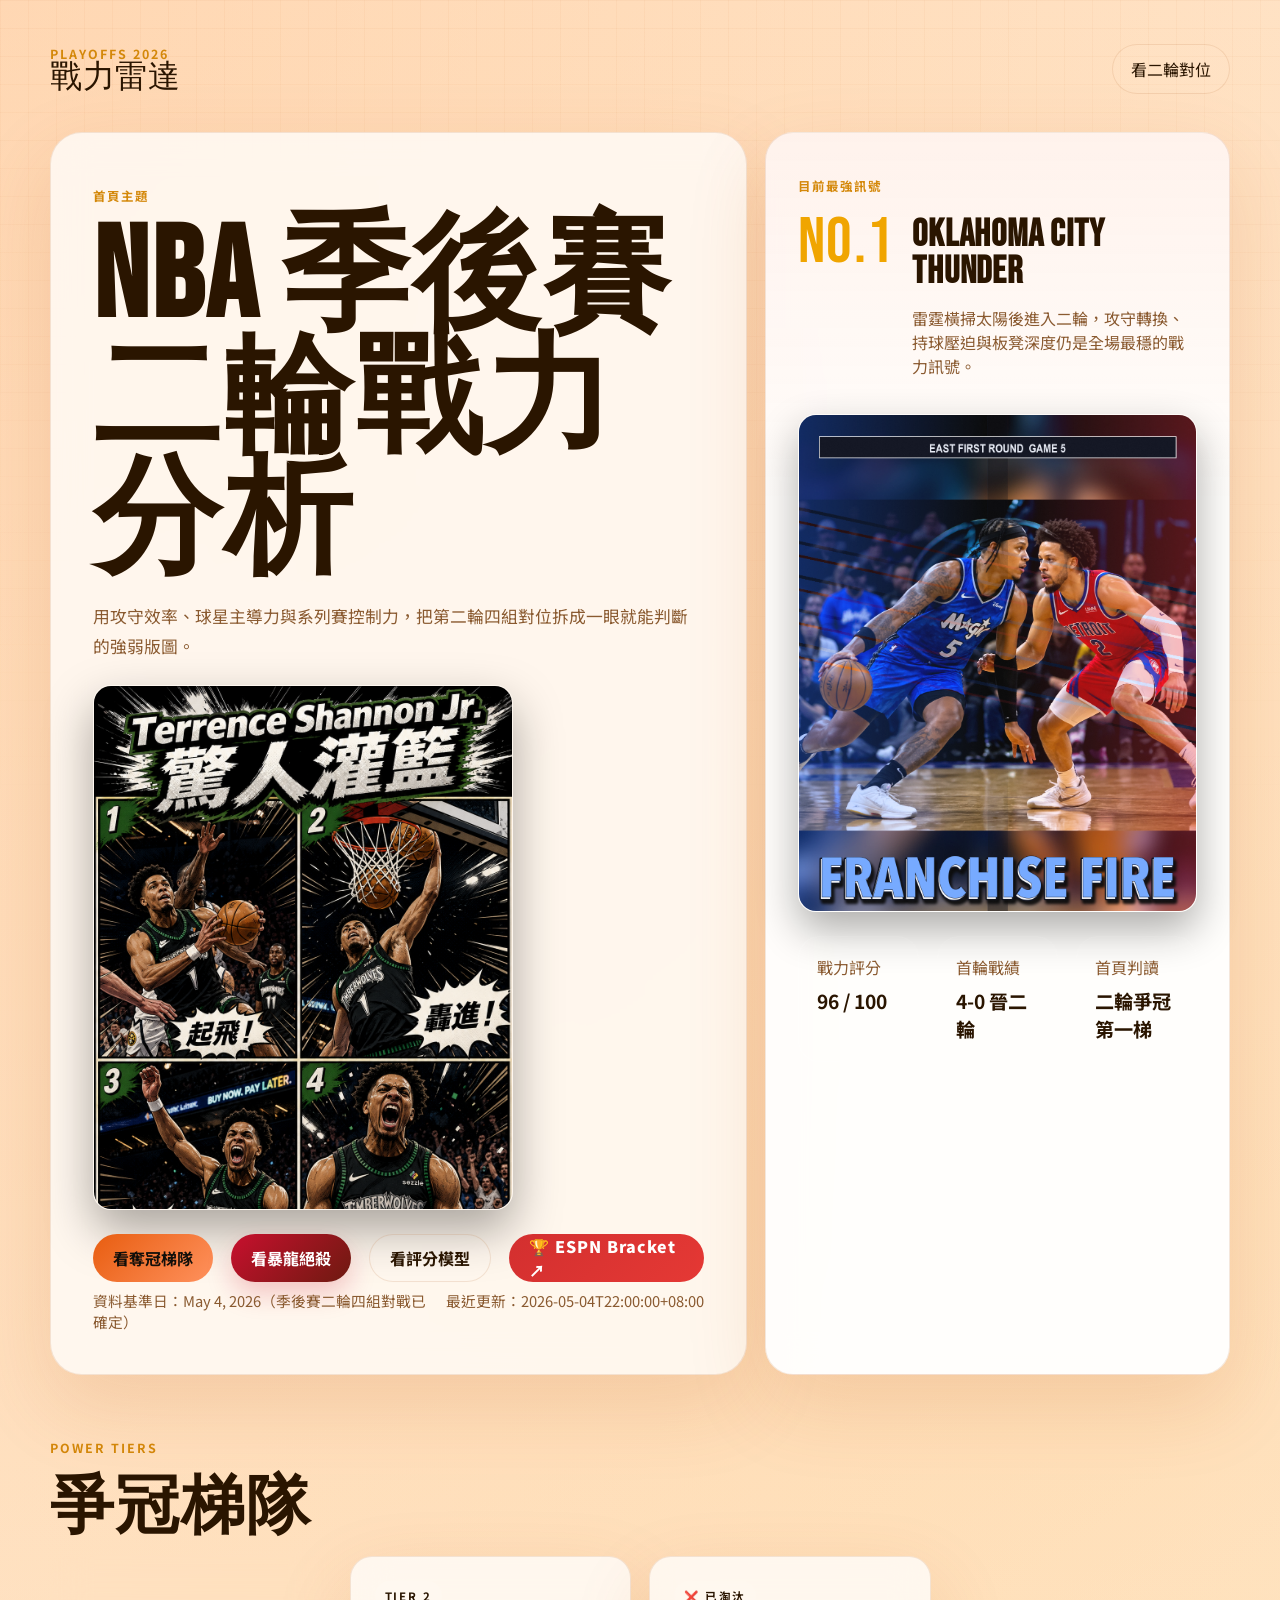
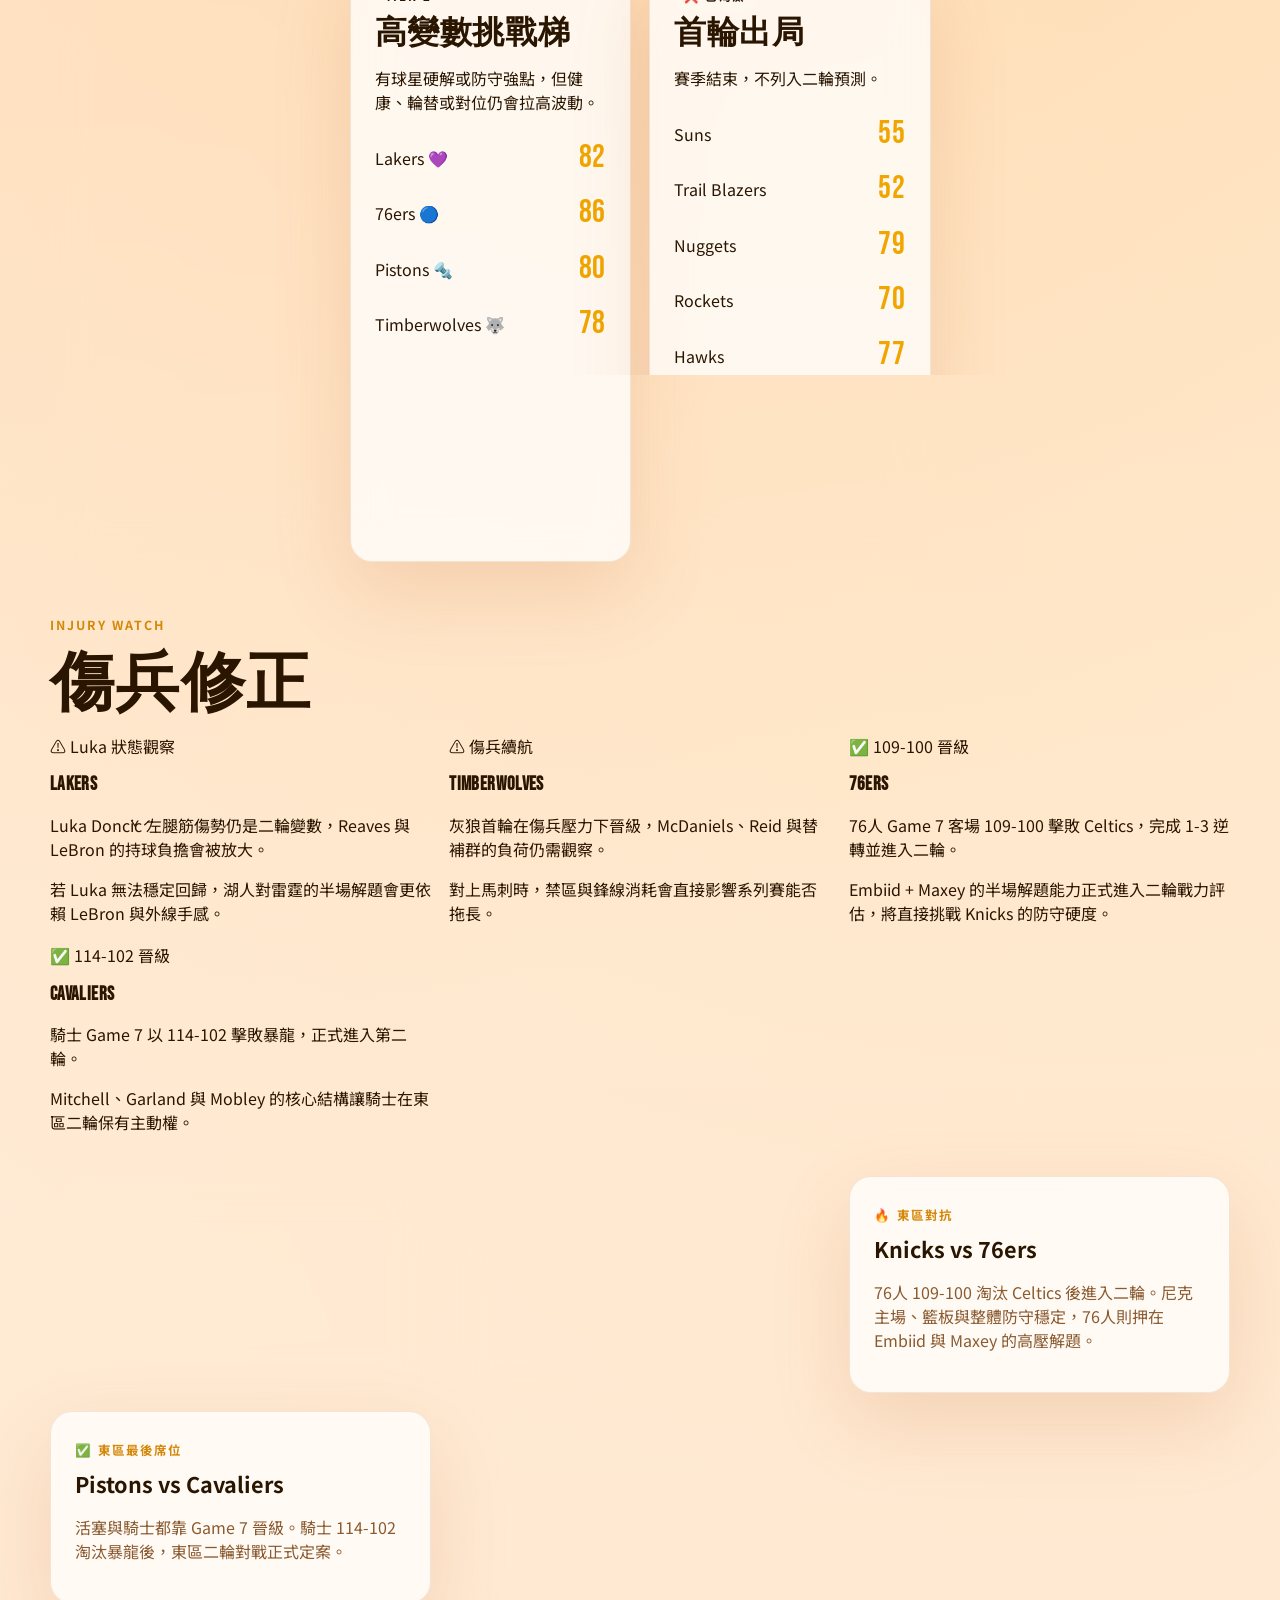
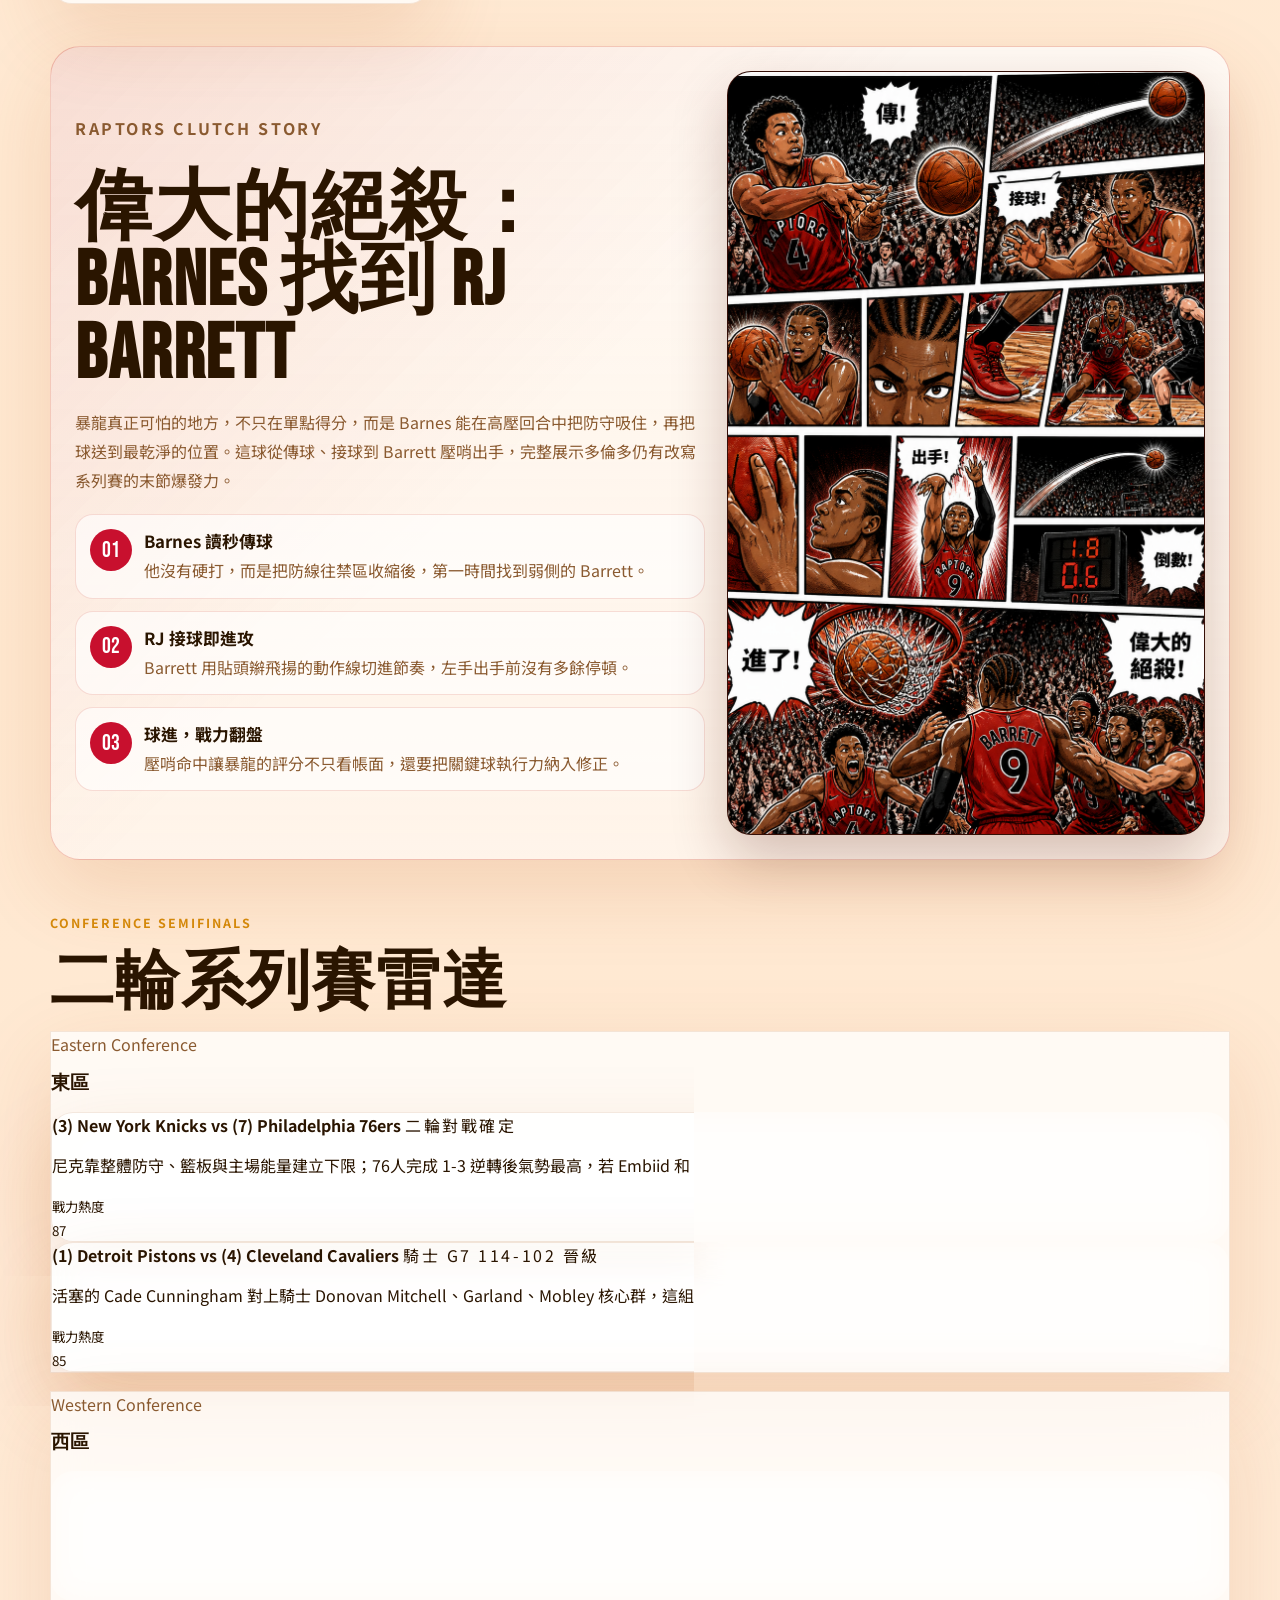
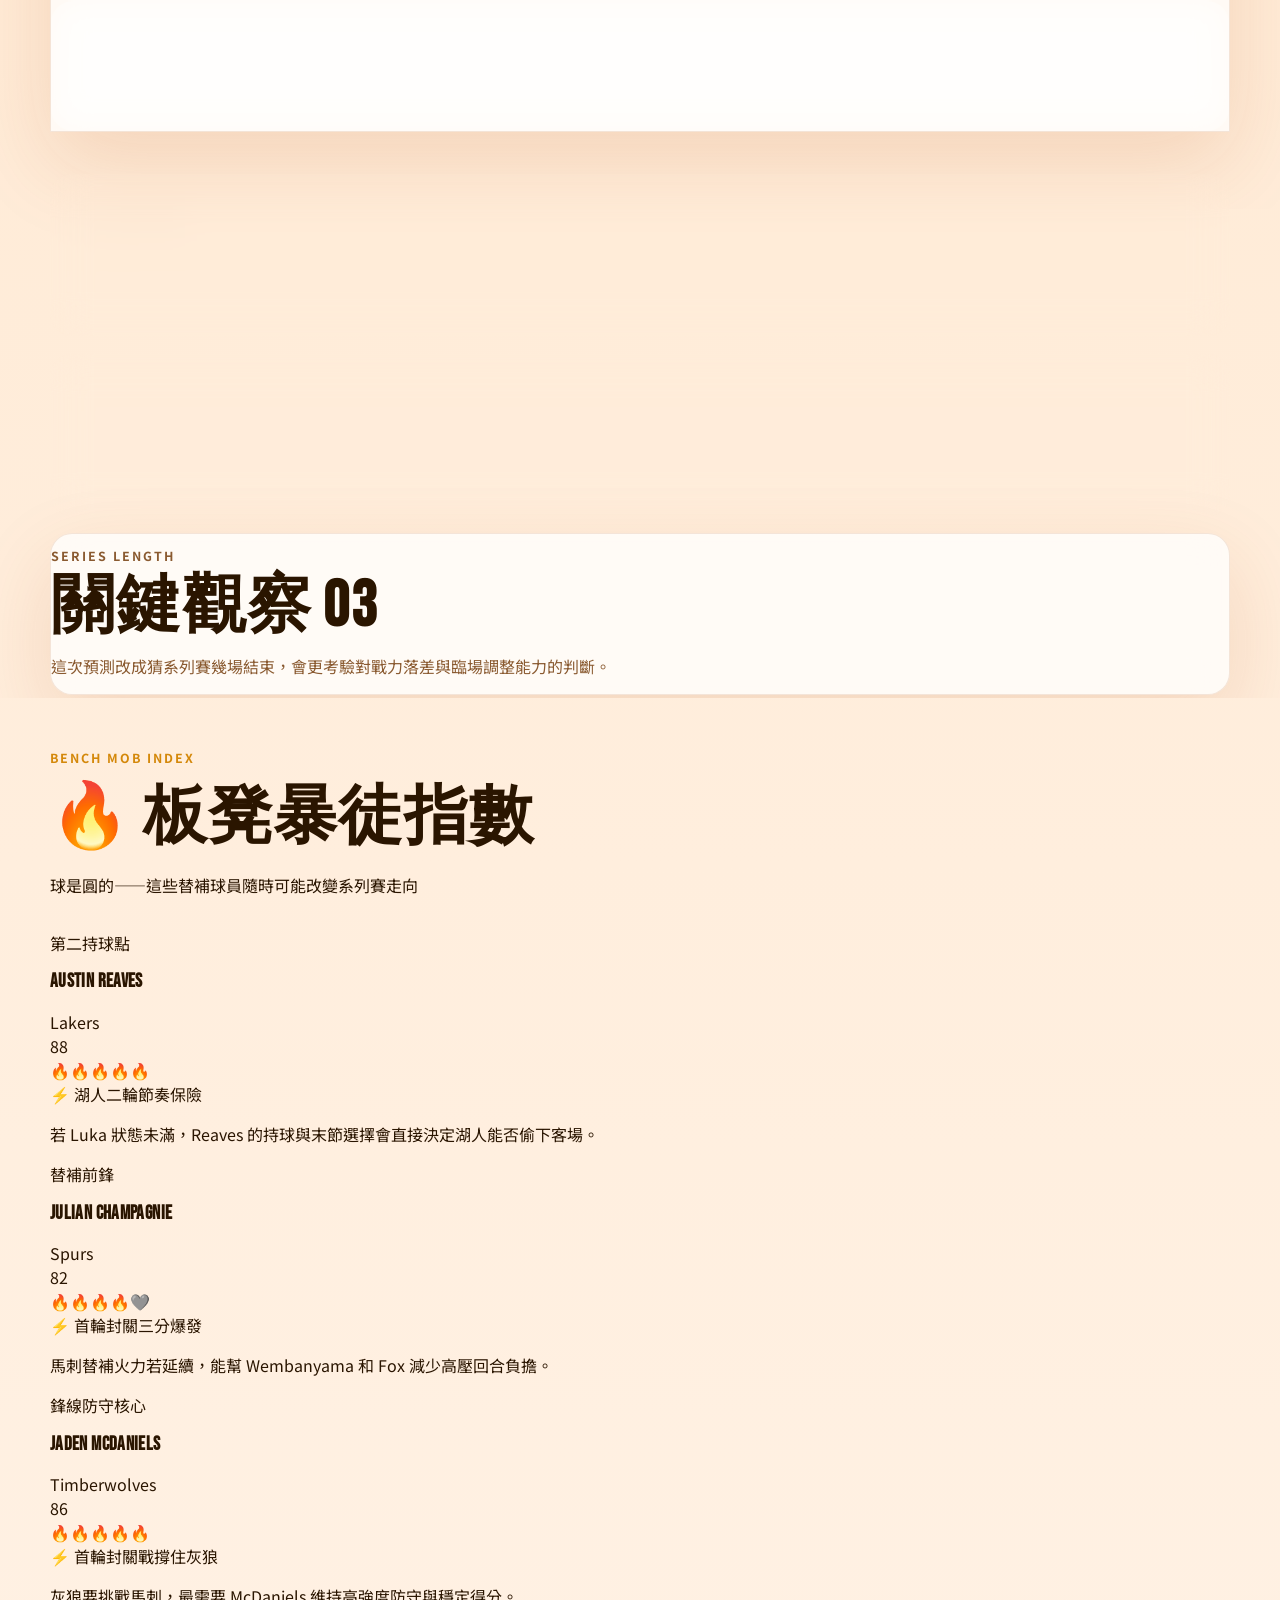
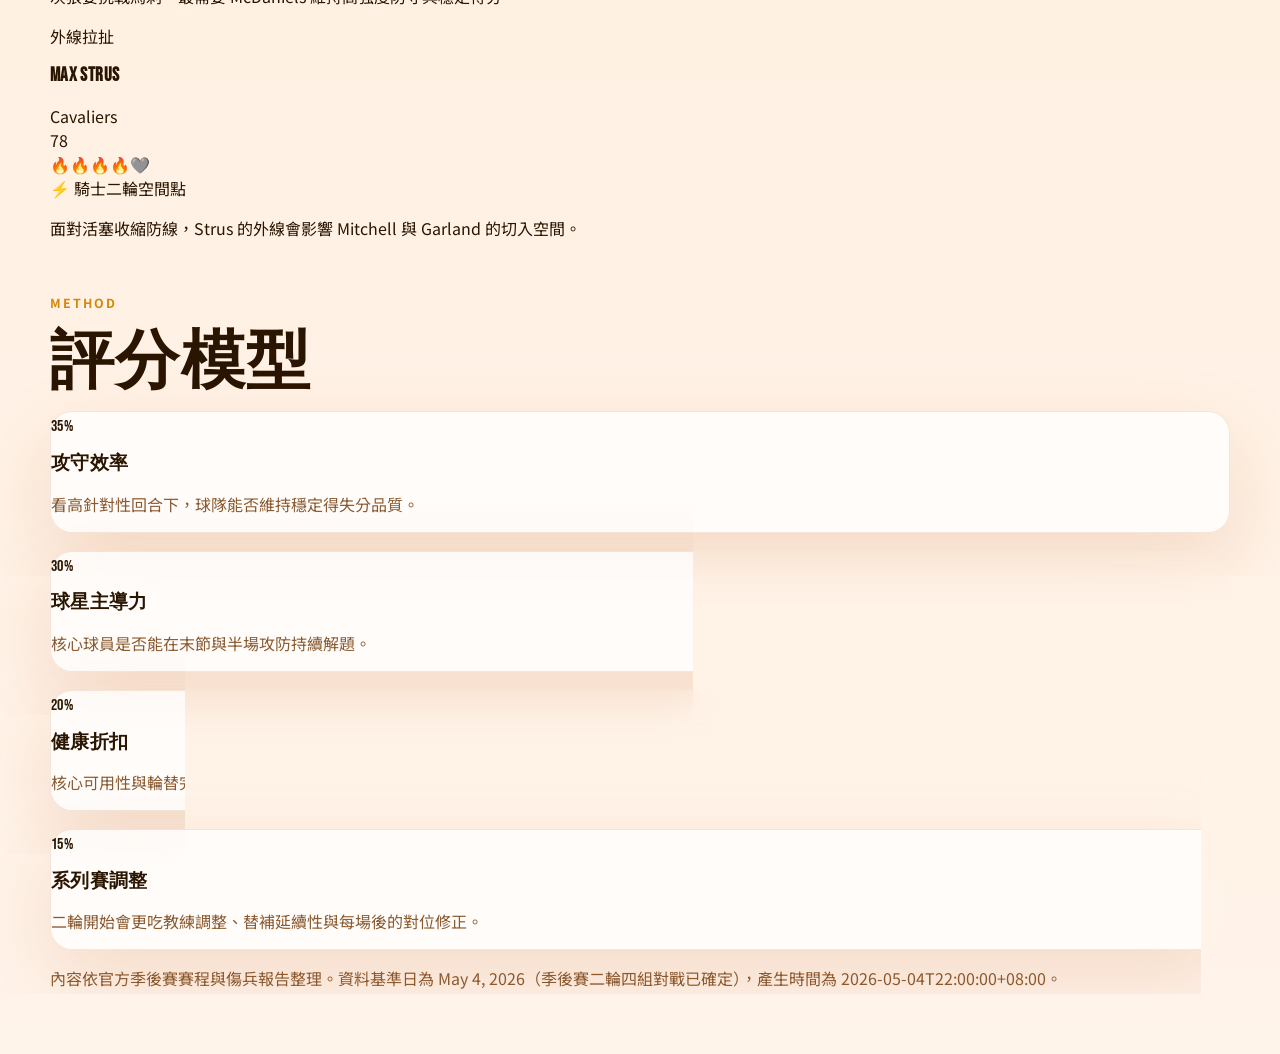
<file: index.html>
<!DOCTYPE html>
<html lang="zh-Hant">
  <head>
    <meta charset="UTF-8" />
    <meta name="viewport" content="width=device-width, initial-scale=1.0" />
    <title>NBA 季後賽二輪戰力分析</title>
    <meta
      name="description"
      content="2026 NBA 季後賽二輪戰力分析，聚焦晉級隊伍、系列賽對位、攻防指標與關鍵球星。"
    />
    <link rel="preconnect" href="https://fonts.googleapis.com" />
    <link rel="preconnect" href="https://fonts.gstatic.com" crossorigin />
    <link
      href="https://fonts.googleapis.com/css2?family=Bebas+Neue&family=Noto+Sans+TC:wght@400;500;700;900&display=swap"
      rel="stylesheet"
    />
    <link rel="stylesheet" href="./styles.css?v=20260504a" />
  </head>
  <body>
    <div class="page-shell">
      <header class="hero">
        <nav class="topbar">
          <div class="brand">
            <span class="brand-kicker">Playoffs 2026</span>
            <span class="brand-name">戰力雷達</span>
          </div>
          <a class="top-link" href="#series">看二輪對位</a>
        </nav>

        <div class="hero-grid">
          <section class="hero-copy">
            <p class="eyebrow">首頁主題</p>
            <h1>NBA 季後賽二輪戰力分析</h1>
            <p class="hero-text">
              用攻守效率、球星主導力與系列賽控制力，把第二輪四組對位拆成一眼就能判斷的強弱版圖。
            </p>

            <figure class="hero-title-photo">
              <img
                src="./assets/terrence-shannon-comic.png?v=20260502a"
                alt="Terrence Shannon Jr. 驚人灌籃漫畫風海報"
              />
            </figure>

            <div class="hero-actions">
              <a class="button button-primary" href="#contenders">看奪冠梯隊</a>
              <a class="button button-clutch" href="#raptors-story">看暴龍絕殺</a>
              <a class="button button-secondary" href="#method">看評分模型</a>
              <a class="button" href="https://www.espn.com/nba/playoff-bracket" target="_blank" style="background:linear-gradient(135deg,#d32f2f,#e53935);color:#fff;font-weight:900;letter-spacing:1px;">🏆 ESPN Bracket ↗</a>
            </div>

            <ul class="hero-notes">
              <li>⚠️ 本頁已於 2026 年 5 月 5 日停止更新</li>
              <li>資料基準日：2026 年 5 月 4 日（最終版本）</li>
            </ul>
          </section>

          <aside class="hero-panel">
            <p class="panel-label">目前最強訊號</p>
            <div class="featured-team">
              <span class="featured-rank">No.1</span>
              <div>
                <h2>Oklahoma City Thunder</h2>
            <p>首輪橫掃 Phoenix 後進入第二輪，攻守轉換速度與持球壓迫感都在最高檔。</p>
              </div>
            </div>

            <figure class="featured-photo">
              <img src="./assets/epic-battle.png" alt="Cunningham vs Banchero 史詩對決海報" />
            </figure>

            <div class="panel-stats">
              <article>
                <span>戰力評分</span>
                <strong>97 / 100</strong>
              </article>
              <article>
                <span>首輪戰績</span>
                <strong>4-0</strong>
              </article>
              <article>
                <span>首頁判讀</span>
                <strong>爭冠第一梯</strong>
              </article>
            </div>
          </aside>
        </div>
      </header>

      <main>
        <section class="section" id="contenders">
          <div class="section-heading">
            <p class="eyebrow">Power Tiers</p>
            <h2>爭冠梯隊</h2>
          </div>
          <div class="tiers" id="tiers"></div>
        </section>

        <section class="section" id="injuries">
          <div class="section-heading">
            <p class="eyebrow">Injury Watch</p>
            <h2>傷兵修正</h2>
          </div>
          <div class="injury-grid" id="injury-grid"></div>
        </section>

        <section class="section highlight-strip">
          <article>
            <span class="strip-label">✅ 東區封殺</span>
            <strong>Knicks 140-89 屠殺 Hawks</strong>
            <p>半場領先 47 分破 NBA 季後賽紀錄，尼克 4-2 晉二輪。老鷹賽季結束。</p>
          </article>
          <article>
            <span class="strip-label">🚨 G7 最大震撼</span>
              <strong>76ers 4-3 淘汰 Celtics</strong>
              <p>費城搶下 Game 7，東區二輪正式對上 Knicks，半場攻防與球星硬解會是系列賽主軸。</p>
          </article>
          <article>
            <span class="strip-label">✅ 西區最強韌性</span>
            <strong>Timberwolves 4-2 淘汰 Nuggets</strong>
            <p>三核盡失照樣晉二輪，Jokic 大三元救不了金塊，本屆最不可思議的系列賽。</p>
          </article>
          <article>
            <span class="strip-label">✅ 西區封關</span>
            <strong>Lakers 4-2 淘汰 Rockets（G6：98-78）</strong>
            <p>Durant 缺陣的火箭 G6 完全熄火，湖人客場 98-78 封關。Luka 缺陣下靠 Reaves + LeBron 扛旗，挺進西區二輪。</p>
          </article>
        </section>

        <section class="section raptors-story" id="raptors-story">
          <div class="raptors-story-copy">
            <p class="eyebrow">Raptors Clutch Story</p>
            <h2>偉大的絕殺：Barnes 找到 RJ Barrett</h2>
            <p>
              暴龍真正可怕的地方，不只在單點得分，而是 Barnes 能在高壓回合中把防守吸住，再把球送到最乾淨的位置。這球從傳球、接球到 Barrett 壓哨出手，完整展示多倫多仍有改寫系列賽的末節爆發力。
            </p>
            <div class="clutch-sequence" aria-label="絕殺回合分鏡重點">
              <article>
                <span>01</span>
                <strong>Barnes 讀秒傳球</strong>
                <p>他沒有硬打，而是把防線往禁區收縮後，第一時間找到弱側的 Barrett。</p>
              </article>
              <article>
                <span>02</span>
                <strong>RJ 接球即進攻</strong>
                <p>Barrett 用貼頭辮飛揚的動作線切進節奏，左手出手前沒有多餘停頓。</p>
              </article>
              <article>
                <span>03</span>
                <strong>球進，戰力翻盤</strong>
                <p>壓哨命中讓暴龍的評分不只看帳面，還要把關鍵球執行力納入修正。</p>
              </article>
            </div>
          </div>
          <figure class="raptors-comic">
            <img
              src="./assets/raptors-barnes-barrett-buzzer-comic.png"
              alt="Barnes 傳球給 RJ Barrett 完成偉大絕殺的連續彩色漫畫"
            />
            <figcaption>連續彩色漫畫：Barnes 傳給 RJ Barrett，完成偉大的絕殺。</figcaption>
          </figure>
        </section>

        <section class="section" id="series">
          <div class="section-heading">
            <p class="eyebrow">Conference Semifinals</p>
            <h2>二輪系列賽雷達</h2>
          </div>
          <div class="conference-grid">
            <div class="conference-card">
              <div class="conference-title">
                <span>Eastern Conference</span>
                <h3>東區</h3>
              </div>
              <div class="series-list" id="east-series"></div>
            </div>
            <div class="conference-card">
              <div class="conference-title">
                <span>Western Conference</span>
                <h3>西區</h3>
              </div>
              <div class="series-list" id="west-series"></div>
            </div>
          </div>
        </section>

        <section class="section analysis-grid">
          <article class="analysis-card">
            <p class="eyebrow">Shot Creation</p>
            <h2>關鍵觀察 01</h2>
            <p>
              季後賽二輪進入更高針對性的半場回合後，能否靠一到兩名核心持續製造高品質出手，是戰力分級最直接的分水嶺。Thunder、Lakers、Knicks、76ers 都有穩定解題手。
            </p>
          </article>
          <article class="analysis-card">
            <p class="eyebrow">Defense Travel</p>
            <h2>關鍵觀察 02</h2>
            <p>
              防守能不能跟著客場移動，決定系列賽天花板。Minnesota 能把 Denver 壓到低效，代表它的防守不是單場爆發，而是可複製的結構。
            </p>
          </article>
          <article class="analysis-card">
            <p class="eyebrow">Bench Pressure</p>
            <h2>關鍵觀察 03</h2>
            <p>
              板凳並不只是加分項，到了首輪後段常常直接決定第四節續航。Cleveland 和 San Antonio 目前都靠第二陣容維持對抗強度。
            </p>
          </article>
        </section>

        <section class="section" id="bench-mob-section">
          <div class="section-heading">
            <p class="eyebrow">Bench Mob Index</p>
            <h2>🔥 板凳暴徒指數</h2>
            <p class="section-sub">球是圓的——這些替補球員隨時可能改變系列賽走向</p>
          </div>
          <div class="bench-mob-grid" id="bench-mob"></div>
        </section>

        <section class="section" id="method">
          <div class="section-heading">
            <p class="eyebrow">Method</p>
            <h2>評分模型</h2>
          </div>
          <div class="method-grid">
            <article class="method-card">
              <span class="method-score">40%</span>
              <h3>攻守效率</h3>
              <p>看能否在高針對性的季後賽回合中維持穩定得失分品質。</p>
            </article>
            <article class="method-card">
              <span class="method-score">35%</span>
              <h3>球星主導力</h3>
              <p>核心球員在末節與半場攻防中，能否一手扛起對位壓力。</p>
            </article>
            <article class="method-card">
              <span class="method-score">25%</span>
              <h3>系列賽控制</h3>
              <p>比分領先、修正速度、輪替穩定度，決定一支隊伍能否連續贏。</p>
            </article>
          </div>
        </section>
      </main>

      <footer class="footer">
        <p>內容依 NBA.com 2026 季後賽官方賽程頁面整理，更新時間點為 2026 年 5 月 4 日。</p>
      </footer>
    </div>

    <script src="./data/playoffs-data.js?v=20260504a"></script>
    <script src="./script.js?v=20260504a"></script>
  </body>
</html>
</file>
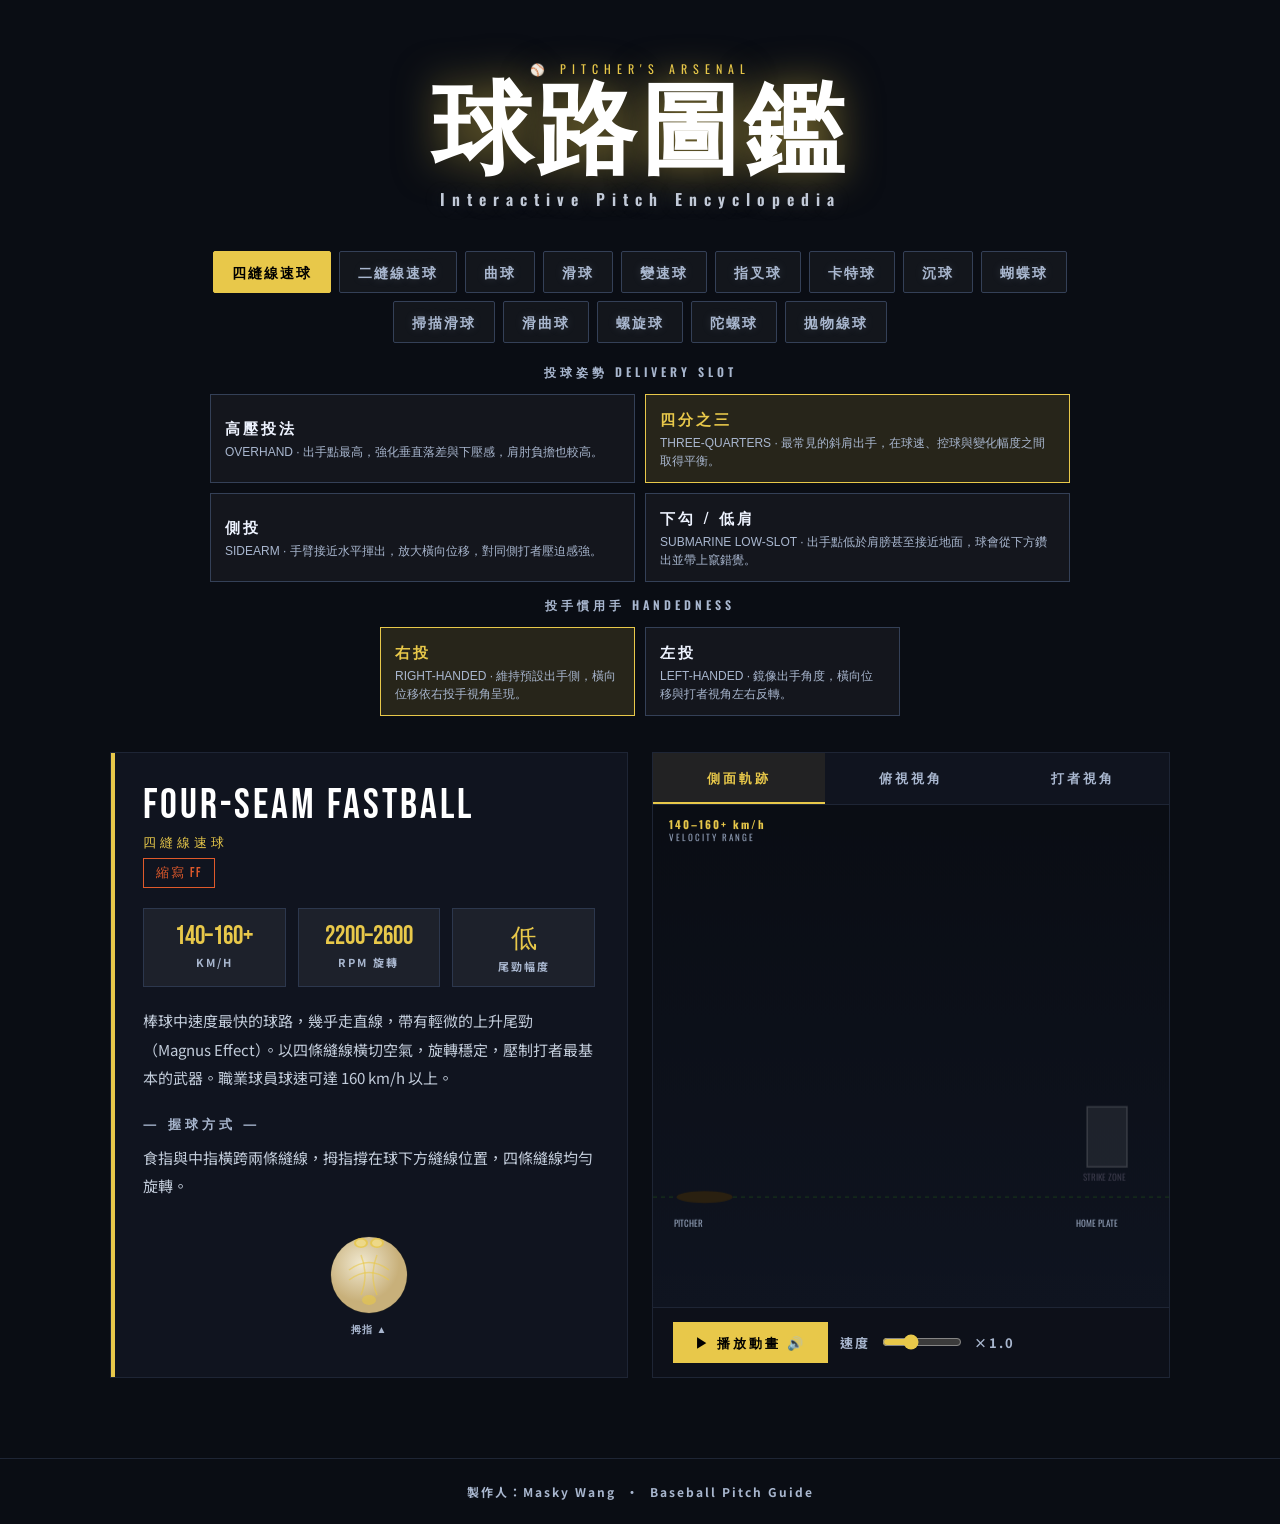
<file: baseball-pitches/index.html>
<!DOCTYPE html>
<html lang="zh-Hant">
<head>
<meta charset="UTF-8">
<meta name="viewport" content="width=device-width, initial-scale=1.0">
<title>投手球路圖鑑 — Pitcher's Arsenal</title>
<link href="https://fonts.googleapis.com/css2?family=Bebas+Neue&family=Noto+Sans+TC:wght@300;400;700&family=Oswald:wght@300;600&display=swap" rel="stylesheet">
<style>
  :root {
    --bg: #0a0d14;
    --panel: #10141f;
    --border: #1e2535;
    --accent: #e8c84a;
    --accent2: #e05a2b;
    --accent3: #4ab8e8;
    --text: #d4dde8;
    --muted: #a9b7cf;
    --muted-soft: #7f8ca3;
    --grass: #1a3a1a;
  }

  * { margin: 0; padding: 0; box-sizing: border-box; }

  body {
    background: var(--bg);
    color: var(--text);
    font-family: 'Noto Sans TC', sans-serif;
    min-height: 100vh;
    overflow-x: hidden;
  }

  /* ── HERO ── */
  header {
    text-align: center;
    padding: 60px 20px 40px;
    background: #0a0d14;
  }
  .hero-tag {
    font-family: 'Oswald', sans-serif;
    font-size: 12px;
    letter-spacing: 6px;
    color: var(--accent);
    text-transform: uppercase;
    margin-bottom: 12px;
  }
  h1 {
    font-family: 'Bebas Neue', sans-serif;
    font-size: clamp(52px, 10vw, 100px);
    letter-spacing: 4px;
    line-height: 0.9;
    color: #ffffff;
    text-shadow: 0 0 40px rgba(232,200,74,0.5);
  }
  .hero-sub {
    font-family: 'Oswald', sans-serif;
    font-size: 16px;
    font-weight: 600;
    letter-spacing: 7px;
    color: #c2cad8;
    margin-top: 8px;
    position: relative;
    text-shadow: 0 0 18px rgba(194,202,216,0.28);
  }

  /* ── NAV PILLS ── */
  .nav-bar {
    display: flex;
    flex-wrap: wrap;
    gap: 8px;
    justify-content: center;
    padding: 0 20px 36px;
    max-width: 900px;
    margin: 0 auto;
  }
  .nav-pill {
    font-family: 'Oswald', sans-serif;
    font-size: 14px;
    font-weight: 600;
    letter-spacing: 2px;
    padding: 9px 18px;
    border-radius: 2px;
    border: 1px solid #344057;
    background: rgba(255,255,255,0.035);
    color: var(--muted);
    cursor: pointer;
    transition: all .25s;
    text-shadow: 0 0 10px rgba(169,183,207,0.18);
  }
  .nav-pill:hover {
    border-color: #657189;
    color: #eef3ff;
    background: rgba(255,255,255,0.08);
  }
  .nav-pill.active {
    background: var(--accent);
    color: #000;
    border-color: var(--accent);
    text-shadow: none;
  }

  .delivery-panel {
    max-width: 900px;
    margin: -16px auto 36px;
    padding: 0 20px;
  }
  .delivery-panel + .delivery-panel {
    margin-top: -22px;
  }
  .delivery-label {
    font-family: 'Oswald', sans-serif;
    font-size: 12px;
    font-weight: 600;
    letter-spacing: 4px;
    color: var(--muted);
    text-align: center;
    margin-bottom: 12px;
  }
  .delivery-bar {
    display: grid;
    grid-template-columns: repeat(2, minmax(0, 1fr));
    gap: 10px;
  }
  .handedness-bar {
    max-width: 520px;
    margin: 0 auto;
  }
  .delivery-pill {
    border: 1px solid #344057;
    background: rgba(255,255,255,0.04);
    color: var(--muted);
    cursor: pointer;
    padding: 12px 14px;
    text-align: left;
    transition: all .25s;
  }
  .delivery-pill strong {
    display: block;
    font-family: 'Oswald', sans-serif;
    font-size: 15px;
    font-weight: 600;
    letter-spacing: 3px;
    color: #eef3ff;
    margin-bottom: 4px;
  }
  .delivery-pill span {
    display: block;
    font-size: 12px;
    line-height: 1.5;
    color: var(--muted);
  }
  .delivery-pill:hover {
    border-color: #657189;
    background: rgba(255,255,255,0.08);
  }
  .delivery-pill.active {
    border-color: var(--accent);
    background: rgba(232,200,74,0.13);
  }
  .delivery-pill.active strong { color: var(--accent); }
  @media (max-width: 700px) {
    .delivery-bar { grid-template-columns: 1fr; }
  }

  /* ── MAIN LAYOUT ── */
  .main {
    max-width: 1100px;
    margin: 0 auto;
    padding: 0 20px 80px;
  }

  /* ── PITCH CARD ── */
  .pitch-card {
    display: none;
    animation: fadeIn .4s ease;
  }
  .pitch-card.active { display: grid; grid-template-columns: 1fr 1fr; gap: 24px; }
  @media (max-width: 700px) { .pitch-card.active { grid-template-columns: 1fr; } }

  @keyframes fadeIn {
    from { opacity:0; transform: translateY(12px); }
    to   { opacity:1; transform: translateY(0); }
  }

  .info-panel {
    background: var(--panel);
    border: 1px solid var(--border);
    padding: 32px;
    display: flex;
    flex-direction: column;
    gap: 20px;
    position: relative;
    overflow: hidden;
  }
  .info-panel::after {
    content: '';
    position: absolute;
    top: 0; left: 0;
    width: 4px; height: 100%;
    background: var(--accent);
  }

  .pitch-name-en {
    font-family: 'Bebas Neue', sans-serif;
    font-size: 42px;
    letter-spacing: 3px;
    color: #fff;
    line-height: 1;
  }
  .pitch-name-zh {
    font-family: 'Oswald', sans-serif;
    font-size: 13px;
    letter-spacing: 4px;
    color: var(--accent);
    margin-top: 4px;
  }
  .abbr-badge {
    display: inline-block;
    font-family: 'Bebas Neue', sans-serif;
    font-size: 13px;
    letter-spacing: 2px;
    padding: 5px 12px;
    border: 1px solid var(--accent2);
    color: var(--accent2);
    margin-top: 6px;
  }

  .pitch-stats {
    display: grid;
    grid-template-columns: repeat(3, 1fr);
    gap: 12px;
  }
  .stat-box {
    background: rgba(255,255,255,0.055);
    border: 1px solid #2c374d;
    padding: 12px;
    text-align: center;
  }
  .stat-val {
    font-family: 'Bebas Neue', sans-serif;
    font-size: 26px;
    color: var(--accent3);
  }
  .stat-lbl {
    font-size: 11px;
    font-weight: 700;
    letter-spacing: 2px;
    color: var(--muted);
    margin-top: 2px;
  }

  .pitch-desc {
    font-size: 15px;
    font-weight: 400;
    line-height: 1.9;
    color: #c2ccda;
  }

  .grip-section h4 {
    font-family: 'Oswald', sans-serif;
    font-size: 13px;
    font-weight: 600;
    letter-spacing: 4px;
    color: var(--muted);
    margin-bottom: 10px;
  }

  /* ── CANVAS PANEL ── */
  .canvas-panel {
    background: var(--panel);
    border: 1px solid var(--border);
    display: flex;
    flex-direction: column;
    overflow: hidden;
  }
  .canvas-tabs {
    display: flex;
    border-bottom: 1px solid var(--border);
  }
  .ctab {
    flex: 1;
    font-family: 'Oswald', sans-serif;
    font-size: 13px;
    font-weight: 600;
    letter-spacing: 3px;
    padding: 14px;
    text-align: center;
    color: var(--muted);
    cursor: pointer;
    border: none;
    background: transparent;
    transition: all .2s;
    border-bottom: 2px solid transparent;
  }
  .ctab.active {
    color: var(--accent);
    border-bottom-color: var(--accent);
    background: rgba(232,200,74,0.08);
  }
  .canvas-area {
    flex: 1;
    position: relative;
    min-height: 340px;
  }
  canvas {
    position: absolute;
    inset: 0;
    width: 100%;
    height: 100%;
  }

  .ctrl-bar {
    display: flex;
    align-items: center;
    gap: 12px;
    padding: 14px 20px;
    border-top: 1px solid var(--border);
    background: rgba(0,0,0,0.2);
  }
  .btn-play {
    font-family: 'Oswald', sans-serif;
    font-size: 13px;
    font-weight: 600;
    letter-spacing: 3px;
    padding: 10px 22px;
    background: var(--accent);
    color: #000;
    border: none;
    cursor: pointer;
    transition: opacity .2s;
  }
  .btn-play:hover { opacity: .8; }
  .speed-label {
    font-size: 13px;
    font-weight: 700;
    letter-spacing: 2px;
    color: var(--muted);
  }
  input[type=range] {
    accent-color: var(--accent);
    width: 80px;
  }

  /* ── GRIP SVG ── */
  .grip-wrap {
    display: flex;
    justify-content: center;
    margin-top: 4px;
  }
  .grip-wrap svg { max-width: 160px; }

  /* ── FOOTER ── */
  footer {
    text-align: center;
    padding: 24px;
    font-size: 12px;
    font-weight: 700;
    letter-spacing: 2px;
    color: var(--muted);
    border-top: 1px solid var(--border);
  }
</style>
</head>
<body>

<header>
  <div class="hero-tag">⚾ Pitcher's Arsenal</div>
  <h1>球路圖鑑</h1>
  <div class="hero-sub">Interactive Pitch Encyclopedia</div>
</header>

<nav class="nav-bar" id="navBar"></nav>

<section class="delivery-panel" aria-label="投球姿勢選擇">
  <div class="delivery-label">投球姿勢 DELIVERY SLOT</div>
  <div class="delivery-bar" id="deliveryBar"></div>
</section>

<section class="delivery-panel" aria-label="投手慣用手選擇">
  <div class="delivery-label">投手慣用手 HANDEDNESS</div>
  <div class="delivery-bar handedness-bar" id="handednessBar"></div>
</section>

<main class="main" id="cardContainer"></main>

<footer>製作人：Masky Wang &nbsp;·&nbsp; Baseball Pitch Guide</footer>

<script>
// ─── PITCH DATA ───────────────────────────────────────────────
const pitches = [
  {
    id: 'fastball',
    en: 'Four-Seam Fastball',
    zh: '四縫線速球',
    abbr: 'FF',
    speed: '140–160+',
    spin: '2200–2600',
    break: '低',
    desc: '棒球中速度最快的球路，幾乎走直線，帶有輕微的上升尾勁（Magnus Effect）。以四條縫線橫切空氣，旋轉穩定，壓制打者最基本的武器。職業球員球速可達 160 km/h 以上。',
    gripDesc: '食指與中指橫跨兩條縫線，拇指撐在球下方縫線位置，四條縫線均勻旋轉。',
    color: '#e8c84a',
    trajectory: 'fastball',
  },
  {
    id: 'twoseam',
    en: 'Two-Seam Fastball',
    zh: '二縫線速球 / 伸卡球',
    abbr: 'FT',
    speed: '135–155',
    spin: '1800–2200',
    break: '中',
    desc: '速度稍慢於四縫線，但球路會有明顯的橫向位移與下墜（Sink）。打者容易打出滾地球，是壓制打線、製造雙殺的利器。食指、中指沿縫線方向放置。',
    gripDesc: '食指與中指沿縫線縱向並攏，拇指撐底，球出手後產生側向旋轉造成尾勁。',
    color: '#e8a02b',
    trajectory: 'twoseam',
  },
  {
    id: 'curveball',
    en: 'Curveball',
    zh: '曲球',
    abbr: 'CU',
    speed: '110–130',
    spin: '2400–2800',
    break: '高',
    desc: '具有強烈的 12→6 下旋（Topspin），球路從高點急速墜落，視覺上極具欺騙性。是變速差最大的球路之一，速度落差可達 30–40 km/h，打者難以判斷落點。',
    gripDesc: '中指扣緊縫線，食指輕搭旁邊，拇指在對面支撐。出手時手腕向下翻轉，產生強烈上旋（打者視角為下旋）。',
    color: '#4ab8e8',
    trajectory: 'curveball',
  },
  {
    id: 'slider',
    en: 'Slider',
    zh: '滑球',
    abbr: 'SL',
    speed: '120–140',
    spin: '2200–2600',
    break: '中高',
    desc: '介於速球與曲球之間，球路橫向滑動（對右打者往外角切），是三振率最高的球種之一。球速比曲球快、比速球慢，具有「晚破」特性，在接近打擊區才急轉。',
    gripDesc: '食指與中指靠攏並稍微偏向球的外側縫線，拇指在下方。出手時像切割球一樣帶出側旋。',
    color: '#a04ae8',
    trajectory: 'slider',
  },
  {
    id: 'changeup',
    en: 'Changeup',
    zh: '變速球',
    abbr: 'CH',
    speed: '115–130',
    spin: '1600–2000',
    break: '中',
    desc: '外型動作與速球完全相同，但球速慢 25–40 km/h，讓打者提早揮棒。握法較深，利用手掌吸收力量。搭配速球使用時，欺騙效果最強。',
    gripDesc: '以「O型圈」握法（拇指與食指圈住球），其餘三指輕放球上，手掌包住球，降低出手力量。',
    color: '#4ae882',
    trajectory: 'changeup',
  },
  {
    id: 'splitter',
    en: 'Split-Finger Fastball',
    zh: '指叉球',
    abbr: 'FS',
    speed: '125–140',
    spin: '1200–1800',
    break: '高',
    desc: '在本壘板前急遽下墜，是日本投手的招牌球種（如野茂英雄、大谷翔平）。食指與中指大幅分開夾球，低旋轉率加上下墜，打者往往揮棒落空。',
    gripDesc: '食指與中指大幅張開，分別卡在縫線兩側（模仿叉子形狀），拇指在球正下方，球深握入虎口。',
    color: '#e84a4a',
    trajectory: 'splitter',
  },
  {
    id: 'cutter',
    en: 'Cut Fastball',
    zh: '卡特球',
    abbr: 'FC',
    speed: '130–148',
    spin: '2200–2500',
    break: '低中',
    desc: '速度接近速球，但在本壘板前有細微的橫向切入，鋸斷木棒的球種。馬里安諾·李維拉憑此球入選名人堂。球路欺騙性強，不易判斷落點。',
    gripDesc: '類似四縫線握法，但食指與中指稍微偏向球的外側，出手時輕微切過球面，產生細微側旋。',
    color: '#e8824a',
    trajectory: 'cutter',
  },
  {
    id: 'sinker',
    en: 'Sinker',
    zh: '沉球',
    abbr: 'SI',
    speed: '135–150',
    spin: '1800–2100',
    break: '高（下沉）',
    desc: '以強烈下沉為特色，進壘前急速墜落，讓打者打成滾地球。與二縫線類似但下沉更極端，是地面型投手最愛的武器，適合誘導雙殺球。',
    gripDesc: '類似二縫線握法，但手腕稍微內旋，並將食指施加更多壓力，增強下沉效果。',
    color: '#4ae8c8',
    trajectory: 'sinker',
  },
  {
    id: 'knuckleball',
    en: 'Knuckleball',
    zh: '蝴蝶球',
    abbr: 'KN',
    speed: '95–115',
    spin: '25–50',
    break: '不規則',
    desc: '棒球界最神秘、最難掌控的球種。幾乎零旋轉，球在飛行途中受空氣擾流影響，產生完全不規則的飄移方向，連投手自己都無法預測落點。連捕手都要使用特大號手套接球。代表人物：提姆·韋克菲爾德、R.A. 迪奇。',
    gripDesc: '以指尖（或指甲）頂住球面，食指與中指彎曲如鷹爪，不施加旋轉，讓球自然飛出。手腕保持鎖定，不做任何甩腕動作，出手越輕柔越好。',
    color: '#ff9ef5',
    trajectory: 'knuckleball',
  },
  {
    id: 'sweeper',
    en: 'Sweeper',
    zh: '掃描滑球',
    abbr: 'ST',
    speed: '120–138',
    spin: '2400–2800',
    break: '極高（橫向）',
    desc: '近年 MLB 最熱門的新興球種，大谷翔平、柯爾等人的招牌武器。橫向位移可達 45–55 公分，遠超傳統滑球，球速比滑球稍慢。從右投手出手後對右打者幾乎從好球帶外角「掃過」，極難擊中。',
    gripDesc: '類似滑球但手指更偏外側，食指幾乎貼在球的側面縫線，出手時強調橫向切割感，減少垂直分量，最大化橫移。',
    color: '#ff6b9d',
    trajectory: 'sweeper',
  },
  {
    id: 'slurve',
    en: 'Slurve',
    zh: '滑曲球',
    abbr: 'SV',
    speed: '115–132',
    spin: '2200–2600',
    break: '高（斜向）',
    desc: '滑球（Slider）與曲球（Curveball）的混合體，同時具備橫向滑移與垂直下墜，走出斜向弧線。比純曲球快、比純滑球彎幅更大，打者難以判斷球路方向。',
    gripDesc: '介於曲球與滑球之間的握法，中指稍微偏外側縫線，拇指支撐在對面，出手時手腕斜向翻轉，同時製造側旋與上旋。',
    color: '#c084fc',
    trajectory: 'slurve',
  },
  {
    id: 'screwball',
    en: 'Screwball',
    zh: '螺旋球',
    abbr: 'SC',
    speed: '110–128',
    spin: '1800–2200',
    break: '中（反向）',
    desc: '曲球的鏡像反轉版本——右投手投出的螺旋球會往右打者內角方向彎曲（與一般變化球相反）。因手腕內旋動作對手臂傷害較大，現代幾乎已絕跡。費南多·瓦倫祖拉是最著名的代表人物。',
    gripDesc: '類似曲球握法，但出手時手腕向內旋轉（pronation），方向與曲球完全相反，製造反向側旋。對手肘與前臂壓力較大。',
    color: '#fb923c',
    trajectory: 'screwball',
  },
  {
    id: 'gyroball',
    en: 'Gyroball',
    zh: '陀螺球',
    abbr: 'GY',
    speed: '130–145',
    spin: '2000–2400',
    break: '極低（幾乎無）',
    desc: '源自日本的理論球種，以純螺旋軸旋轉（如陀螺或子彈），幾乎沒有 Magnus 效應產生的尾勁，球路異常平直。打者習慣各球種的飄移慣性，面對沒有任何偏移的陀螺球反而不適應。松坂大輔曾被認為會投此球。',
    gripDesc: '類似四縫線握法，但出手時手腕保持中立、不做任何旋轉動作，讓球以螺旋軸飛出，旋轉軸平行於飛行方向。',
    color: '#67e8f9',
    trajectory: 'gyroball',
  },
  {
    id: 'eephus',
    en: 'Eephus',
    zh: '拋物線球',
    abbr: 'EP',
    speed: '50–80',
    spin: '1000–1500',
    break: '極高（弧形）',
    desc: '棒球史上最奇特的球種，以極慢速高拋弧線進壘，最高點可達距地面 6 公尺以上。完全靠速度差與視覺衝擊奇襲打者，偶爾用作心理戰術。球速可能只有快速球的一半，打者往往不知如何反應。',
    gripDesc: '握法類似速球，但出手時手腕向上翻起高拋，以拋物線弧度投出，而非直線出手。力量來自上臂抬高而非肩膀旋轉。',
    color: '#fde68a',
    trajectory: 'eephus',
  },
];

const deliveryModes = [
  {
    id: 'overhand',
    zh: '高壓投法',
    en: 'OVERHAND',
    desc: '出手點最高，強化垂直落差與下壓感，肩肘負擔也較高。',
  },
  {
    id: 'threequarter',
    zh: '四分之三',
    en: 'THREE-QUARTERS',
    desc: '最常見的斜肩出手，在球速、控球與變化幅度之間取得平衡。',
  },
  {
    id: 'sidearm',
    zh: '側投',
    en: 'SIDEARM',
    desc: '手臂接近水平揮出，放大橫向位移，對同側打者壓迫感強。',
  },
  {
    id: 'submarine',
    zh: '下勾 / 低肩',
    en: 'SUBMARINE LOW-SLOT',
    desc: '出手點低於肩膀甚至接近地面，球會從下方鑽出並帶上竄錯覺。',
  },
];

const deliveryEffects = {
  overhand: {
    releaseRatio: 0.46,
    curveScale: 1.16,
    sideScale: 0.72,
    sideAdd: 0,
    homeStartX: 0.50,
    homeStartY: 0.10,
    homeEndY: null,
  },
  threequarter: {
    releaseRatio: 0.55,
    curveScale: 1,
    sideScale: 1,
    sideAdd: 0,
    homeStartX: 0.50,
    homeStartY: 0.12,
    homeEndY: null,
  },
  sidearm: {
    releaseRatio: 0.64,
    curveScale: 0.58,
    sideScale: 1.38,
    sideAdd: 0.08,
    homeStartX: 0.34,
    homeStartY: 0.42,
    homeEndY: 0.48,
  },
  submarine: {
    releaseRatio: 0.72,
    curveScale: 0.42,
    sideScale: 1.55,
    sideAdd: 0.18,
    homeStartX: 0.30,
    homeStartY: 0.62,
    homeEndY: 0.38,
    rises: true,
  },
};

const handednessModes = [
  {
    id: 'right',
    zh: '右投',
    en: 'RIGHT-HANDED',
    desc: '維持預設出手側，橫向位移依右投手視角呈現。',
  },
  {
    id: 'left',
    zh: '左投',
    en: 'LEFT-HANDED',
    desc: '鏡像出手角度，橫向位移與打者視角左右反轉。',
  },
];

let activeDelivery = 'threequarter';
let activeHandedness = 'right';

// ─── BUILD NAV ────────────────────────────────────────────────
const navBar = document.getElementById('navBar');
const deliveryBar = document.getElementById('deliveryBar');
const handednessBar = document.getElementById('handednessBar');
const container = document.getElementById('cardContainer');

pitches.forEach((p, i) => {
  const pill = document.createElement('button');
  pill.className = 'nav-pill' + (i === 0 ? ' active' : '');
  pill.textContent = p.zh.split(' ')[0];
  pill.dataset.id = p.id;
  pill.addEventListener('click', () => switchPitch(p.id));
  navBar.appendChild(pill);
});

deliveryModes.forEach((mode, i) => {
  const button = document.createElement('button');
  button.className = 'delivery-pill' + (mode.id === activeDelivery ? ' active' : '');
  button.dataset.delivery = mode.id;
  button.innerHTML = `<strong>${mode.zh}</strong><span>${mode.en} · ${mode.desc}</span>`;
  button.addEventListener('click', () => switchDelivery(mode.id));
  deliveryBar.appendChild(button);
});

handednessModes.forEach((mode) => {
  const button = document.createElement('button');
  button.className = 'delivery-pill' + (mode.id === activeHandedness ? ' active' : '');
  button.dataset.hand = mode.id;
  button.innerHTML = `<strong>${mode.zh}</strong><span>${mode.en} · ${mode.desc}</span>`;
  button.addEventListener('click', () => switchHandedness(mode.id));
  handednessBar.appendChild(button);
});

// ─── BUILD CARDS ──────────────────────────────────────────────
pitches.forEach((p, i) => {
  const card = document.createElement('div');
  card.className = 'pitch-card' + (i === 0 ? ' active' : '');
  card.id = 'card-' + p.id;
  card.innerHTML = `
    <div class="info-panel" style="--accent:${p.color}">
      <div>
        <div class="pitch-name-en">${p.en}</div>
        <div class="pitch-name-zh" style="color:${p.color}">${p.zh}</div>
        <div class="abbr-badge">縮寫 ${p.abbr}</div>
      </div>
      <div class="pitch-stats">
        <div class="stat-box">
          <div class="stat-val" style="color:${p.color}">${p.speed}</div>
          <div class="stat-lbl">KM/H</div>
        </div>
        <div class="stat-box">
          <div class="stat-val" style="color:${p.color}">${p.spin}</div>
          <div class="stat-lbl">RPM 旋轉</div>
        </div>
        <div class="stat-box">
          <div class="stat-val" style="color:${p.color}">${p.break}</div>
          <div class="stat-lbl">尾勁幅度</div>
        </div>
      </div>
      <div class="pitch-desc">${p.desc}</div>
      <div class="grip-section">
        <h4>— 握球方式 —</h4>
        <p class="pitch-desc">${p.gripDesc}</p>
        <div class="grip-wrap">${buildGripSVG(p)}</div>
      </div>
    </div>
    <div class="canvas-panel">
      <div class="canvas-tabs">
        <button class="ctab active" data-view="side" data-card="${p.id}">側面軌跡</button>
        <button class="ctab" data-view="top" data-card="${p.id}">俯視視角</button>
        <button class="ctab" data-view="home" data-card="${p.id}">打者視角</button>
      </div>
      <div class="canvas-area">
        <canvas id="cv-${p.id}"></canvas>
      </div>
      <div class="ctrl-bar">
        <button class="btn-play" data-card="${p.id}">▶ 播放動畫 🔊</button>
        <span class="speed-label">速度</span>
        <input type="range" min="0.5" max="2" step="0.1" value="1" data-card="${p.id}" class="speed-slider">
        <span class="speed-label" id="spd-${p.id}">×1.0</span>
      </div>
    </div>
  `;
  container.appendChild(card);
});

// ─── GRIP SVG BUILDER ─────────────────────────────────────────
function buildGripSVG(p) {
  // Baseball circle with finger placement indicators
  const configs = {
    fastball:  { fingers: [[72,38],[88,38]], seams: 'cross', thumb: [80,95] },
    twoseam:   { fingers: [[75,42],[85,42]], seams: 'vert', thumb: [80,95] },
    curveball: { fingers: [[80,40],[80,40]], seams: 'curve', thumb: [80,95] },
    slider:    { fingers: [[85,38],[95,38]], seams: 'side', thumb: [75,95] },
    changeup:  { fingers: [[65,45],[75,45],[85,45]], seams: 'circle', thumb: [75,95] },
    splitter:  { fingers: [[62,40],[98,40]], seams: 'split', thumb: [80,95] },
    cutter:    { fingers: [[82,38],[92,38]], seams: 'cut', thumb: [75,95] },
    sinker:    { fingers: [[75,42],[85,42]], seams: 'sink', thumb: [80,95] },
    knuckleball: { fingers: [[72,38],[88,38]], seams: 'knuckle', thumb: [80,95] },
    sweeper:     { fingers: [[88,36],[98,36]], seams: 'side', thumb: [72,95] },
    slurve:      { fingers: [[82,38],[82,38]], seams: 'slurve', thumb: [80,95] },
    screwball:   { fingers: [[72,40],[72,40]], seams: 'screw', thumb: [88,95] },
    gyroball:    { fingers: [[75,38],[85,38]], seams: 'cross', thumb: [80,95] },
    eephus:      { fingers: [[74,38],[86,38]], seams: 'curve', thumb: [80,95] },
  };
  const cfg = configs[p.id] || configs.fastball;
  const c = p.color;

  // seam paths
  const seamMap = {
    cross:  `<path d="M60,65 Q80,50 100,65" stroke="${c}" stroke-width="1.5" fill="none" opacity=".6"/>
             <path d="M60,75 Q80,60 100,75" stroke="${c}" stroke-width="1.5" fill="none" opacity=".6"/>
             <path d="M72,50 Q80,70 72,90" stroke="${c}" stroke-width="1.5" fill="none" opacity=".6"/>
             <path d="M88,50 Q80,70 88,90" stroke="${c}" stroke-width="1.5" fill="none" opacity=".6"/>`,
    vert:   `<path d="M72,48 Q68,70 72,92" stroke="${c}" stroke-width="2" fill="none" opacity=".7"/>
             <path d="M88,48 Q92,70 88,92" stroke="${c}" stroke-width="2" fill="none" opacity=".7"/>`,
    curve:  `<path d="M58,60 Q80,45 102,60" stroke="${c}" stroke-width="2" fill="none" opacity=".7"/>
             <path d="M58,80 Q80,95 102,80" stroke="${c}" stroke-width="2" fill="none" opacity=".7"/>`,
    side:   `<path d="M60,58 Q80,52 100,58" stroke="${c}" stroke-width="2" fill="none" opacity=".7"/>
             <path d="M60,70 Q80,64 100,70" stroke="${c}" stroke-width="2" fill="none" opacity=".7"/>`,
    circle: `<circle cx="80" cy="70" r="16" stroke="${c}" stroke-width="1.5" fill="none" opacity=".6"/>
             <path d="M60,62 Q80,55 100,62" stroke="${c}" stroke-width="1.5" fill="none" opacity=".5"/>`,
    split:  `<path d="M62,50 Q62,70 62,90" stroke="${c}" stroke-width="2" fill="none" opacity=".7"/>
             <path d="M98,50 Q98,70 98,90" stroke="${c}" stroke-width="2" fill="none" opacity=".7"/>
             <path d="M60,70 Q80,65 100,70" stroke="${c}" stroke-width="1.5" fill="none" opacity=".5"/>`,
    cut:    `<path d="M60,65 Q80,50 100,65" stroke="${c}" stroke-width="1.5" fill="none" opacity=".6"/>
             <path d="M60,75 Q80,60 100,75" stroke="${c}" stroke-width="1.5" fill="none" opacity=".6"/>
             <path d="M90,48 Q86,70 90,92" stroke="${c}" stroke-width="2" fill="none" opacity=".7"/>`,
    sink:   `<path d="M72,52 Q70,70 74,90" stroke="${c}" stroke-width="2" fill="none" opacity=".7"/>
             <path d="M88,52 Q90,70 86,90" stroke="${c}" stroke-width="2" fill="none" opacity=".7"/>`,
    knuckle: `<path d="M60,65 Q80,50 100,65" stroke="${c}" stroke-width="1.5" fill="none" opacity=".6"/>
              <path d="M60,75 Q80,90 100,75" stroke="${c}" stroke-width="1.5" fill="none" opacity=".6"/>
              <text x="80" y="73" text-anchor="middle" font-size="9" fill="${c}" opacity=".8" font-family="sans-serif">爪</text>`,
    slurve: `<path d="M58,60 Q80,48 102,60" stroke="${c}" stroke-width="2" fill="none" opacity=".7"/>
             <path d="M88,50 Q84,70 88,92" stroke="${c}" stroke-width="1.5" fill="none" opacity=".6"/>`,
    screw:  `<path d="M58,60 Q80,45 102,60" stroke="${c}" stroke-width="2" fill="none" opacity=".7"/>
             <path d="M58,80 Q80,95 102,80" stroke="${c}" stroke-width="2" fill="none" opacity=".7"/>
             <text x="80" y="73" text-anchor="middle" font-size="8" fill="${c}" opacity=".7" font-family="sans-serif">↺</text>`,
  };

  const fingerDots = cfg.fingers.map(([x,y]) =>
    `<ellipse cx="${x}" cy="${y}" rx="7" ry="5" fill="${c}" opacity=".85"/>
     <ellipse cx="${x}" cy="${y}" rx="5" ry="3.5" fill="rgba(255,255,255,0.3)"/>`
  ).join('');

  const thumbDot = `<ellipse cx="${cfg.thumb[0]}" cy="${cfg.thumb[1]}" rx="7" ry="5" fill="${c}" opacity=".6"/>`;

  return `<svg viewBox="0 0 160 140" xmlns="http://www.w3.org/2000/svg">
    <!-- ball -->
    <circle cx="80" cy="70" r="38" fill="#c8b07a" opacity=".15" stroke="${c}" stroke-width="1"/>
    <circle cx="80" cy="70" r="38" fill="url(#ballgrad)"/>
    <defs>
      <radialGradient id="ballgrad" cx="40%" cy="35%">
        <stop offset="0%" stop-color="#f0e8d0"/>
        <stop offset="100%" stop-color="#c8b07a"/>
      </radialGradient>
    </defs>
    <!-- seams -->
    ${seamMap[cfg.seams] || ''}
    <!-- fingers -->
    ${fingerDots}
    ${thumbDot}
    <!-- labels -->
    <text x="80" y="128" text-anchor="middle" font-size="10" font-weight="700" fill="#a9b7cf" font-family="sans-serif" letter-spacing="1">拇指 ▲</text>
  </svg>`;
}

// ─── CANVAS ANIMATION ENGINE ──────────────────────────────────
const animStates = {};

function getCanvasSize(cv) {
  const rect = cv.parentElement.getBoundingClientRect();
  return { w: rect.width || 480, h: rect.height || 340 };
}

function initCanvas(pid) {
  const cv = document.getElementById('cv-' + pid);
  if (!cv || animStates[pid]) return;
  const { w, h } = getCanvasSize(cv);
  cv.width = w; cv.height = h;
  animStates[pid] = { view: 'side', speed: 1, t: 0, playing: false, raf: null };
  drawFrame(pid);
}

function switchView(pid, view) {
  if (!animStates[pid]) return;
  animStates[pid].view = view;
  animStates[pid].t = 0;
  animStates[pid].playing = false;
  cancelAnimationFrame(animStates[pid].raf);
  drawFrame(pid);
}

// Trajectory definitions per pitch
const trajectories = {
  fastball:  { side: { curve: 0.05, sideMove: 0 },    top: { curve: 0.02 }, break: 'straight', color: '#e8c84a' },
  twoseam:   { side: { curve: 0.12, sideMove: 0.1 },  top: { curve: 0.12 }, break: 'tail-in',  color: '#e8a02b' },
  curveball: { side: { curve: 0.18, sideMove: 0 },    top: { curve: 0.05 }, break: 'drop',     color: '#4ab8e8' },
  slider:    { side: { curve: 0.15, sideMove: 0.25 }, top: { curve: 0.28 }, break: 'sweep',    color: '#a04ae8' },
  changeup:  { side: { curve: 0.18, sideMove: 0.08 }, top: { curve: 0.06 }, break: 'fade',     color: '#4ae882' },
  splitter:  { side: { curve: 0.16, sideMove: 0 },    top: { curve: 0.02 }, break: 'dive',     color: '#e84a4a' },
  cutter:    { side: { curve: 0.08, sideMove: 0.14 }, top: { curve: 0.14 }, break: 'cut',      color: '#e8824a' },
  sinker:    { side: { curve: 0.14, sideMove: 0.12 }, top: { curve: 0.1  }, break: 'sink',     color: '#4ae8c8' },
  knuckleball: { side: { curve: 0.1,  sideMove: 0    }, top: { curve: 0.05 }, break: 'random',   color: '#ff9ef5', knuckle: true },
  sweeper:     { side: { curve: 0.10, sideMove: 0.38 }, top: { curve: 0.38 }, break: 'sweep-big', color: '#ff6b9d' },
  slurve:      { side: { curve: 0.22, sideMove: 0.18 }, top: { curve: 0.18 }, break: 'slurve',    color: '#c084fc' },
  screwball:   { side: { curve: 0.15, sideMove: -0.20}, top: { curve: 0.20 }, break: 'reverse',   color: '#fb923c' },
  gyroball:    { side: { curve: 0.04, sideMove: 0    }, top: { curve: 0.01 }, break: 'none',      color: '#67e8f9' },
  eephus:      { side: { curve: 0.13, sideMove: 0    }, top: { curve: 0.02 }, break: 'lob',       color: '#fde68a', eephus: true },
};

function getTrajectory(pid) {
  const base = trajectories[pid] || trajectories.fastball;
  const delivery = deliveryEffects[activeDelivery] || deliveryEffects.threequarter;
  const handednessSign = activeHandedness === 'left' ? -1 : 1;
  const traj = {
    ...base,
    side: { ...base.side },
    top: { ...base.top },
    delivery,
    handedness: activeHandedness,
  };

  const sideDirection = traj.side.sideMove < 0 ? -1 : 1;
  traj.break = `${traj.break}-${activeDelivery}-${activeHandedness}`;
  traj.side.curve = traj.side.curve * delivery.curveScale;
  traj.side.sideMove = ((traj.side.sideMove * delivery.sideScale) + delivery.sideAdd * sideDirection) * handednessSign;
  traj.top.curve = Math.max(Math.abs(traj.top.curve), Math.abs(traj.side.sideMove));

  if (delivery.rises) {
    traj.lowSlot = true;
    traj.side.curve = Math.min(traj.side.curve - 0.11, -0.06);
  }

  return traj;
}

// ─── 共用物理座標系 ─────────────────────────────────────────
// 側面視角的真實世界 Y 座標（canvas 像素）
// ground = h*0.78, strikeZone top ~ h*0.58, bottom ~ h*0.72
// 球出手高度 = h*0.55（投手肩膀高度），終點落在好球帶內
function getReleaseY(traj, h) {
  return h * (traj.delivery?.releaseRatio ?? 0.55);
}

function calcDropY(frac, c, pid, h, traj) {
  if (traj.delivery?.rises) {
    const lift = c * h * (0.25 + 0.75 * frac);
    const lateSink = 0.018 * h * frac * frac;
    return getReleaseY(traj, h) + lift + lateSink;
  }
  if (pid === 'eephus') {
    // 拋物線：先拋高再落下，最高點在 frac=0.45 時
    const arc = -Math.sin(frac * Math.PI) * 0.22 * h; // 向上弧
    const drop = c * h * frac * frac;
    return getReleaseY(traj, h) + arc + drop;
  }
  const dropPow = (pid==='splitter'||pid==='sinker') ? frac*frac*frac : frac*frac;
  return getReleaseY(traj, h) + c * h * dropPow;
}
// 側面視角：球的最終 Y（frac=1 時）
// 打者視角用同一個值換算到好球帶框內的相對位置
function finalDropRatio(c, pid) {
  // 回傳 frac=1 時 dropY / h，讓打者視角可以對齊
  const dropPow = (pid==='splitter'||pid==='sinker') ? 1 : 1;
  return c * dropPow; // c 就是最大下墜比例
}

function drawFrame(pid) {
  const cv = document.getElementById('cv-' + pid);
  if (!cv) return;
  const { w, h } = getCanvasSize(cv);
  cv.width = w; cv.height = h;
  const ctx = cv.getContext('2d');
  const st = animStates[pid];
  const traj = getTrajectory(pid);
  const t = st ? st.t : 0;
  const view = st ? st.view : 'side';

  ctx.clearRect(0, 0, w, h);

  // background
  const grad = ctx.createLinearGradient(0, 0, 0, h);
  grad.addColorStop(0, '#0a0d14');
  grad.addColorStop(1, '#0f1420');
  ctx.fillStyle = grad;
  ctx.fillRect(0, 0, w, h);

  if (view === 'side') drawSideView(ctx, w, h, t, traj, pid);
  else if (view === 'top') drawTopView(ctx, w, h, t, traj, pid);
  else drawHomeView(ctx, w, h, t, traj, pid);
}

function drawSideView(ctx, w, h, t, traj, pid) {
  const col = traj.color;
  // Ground line
  ctx.strokeStyle = '#1a3a1a';
  ctx.lineWidth = 1;
  ctx.setLineDash([4,4]);
  ctx.beginPath(); ctx.moveTo(0, h*0.78); ctx.lineTo(w, h*0.78); ctx.stroke();
  ctx.setLineDash([]);

  // Strike zone rect
  const szX = w*0.88, szW = 40, szH = 60, szY = h*0.78 - szH - 30;
  ctx.strokeStyle = 'rgba(255,255,255,0.15)';
  ctx.lineWidth = 1.5;
  ctx.strokeRect(szX - szW/2, szY, szW, szH);
  ctx.fillStyle = 'rgba(255,255,255,0.07)';
  ctx.fillRect(szX - szW/2, szY, szW, szH);
  ctx.fillStyle = '#3a3a4a';
  ctx.font = '9px Oswald';
  ctx.fillText('STRIKE ZONE', szX - 24, szY + szH + 14);

  // Pitcher mound
  ctx.fillStyle = '#2a2010';
  ctx.beginPath();
  ctx.ellipse(w*0.1, h*0.78, 28, 6, 0, 0, Math.PI*2);
  ctx.fill();

  // Labels
  ctx.fillStyle = '#8f9db5';
  ctx.font = '9px Oswald';
  ctx.fillText('PITCHER', w*0.04, h*0.84);
  ctx.fillText('HOME PLATE', w*0.82, h*0.84);

  // Trail
  const steps = 60;
  const c = traj.side.curve;
  const sm = traj.side.sideMove;
  const isKnuckle = !!traj.knuckle;

  // knuckleball: pre-generate wobble offsets (seeded by pid for consistency per session)
  function knuckleOffset(frac, axis) {
    // Use multiple sine waves at different frequencies to simulate chaotic drift
    const seed = pid.length * 7;
    if (axis === 'y') {
      return Math.sin(frac * 18 + seed) * 0.012 * h
           + Math.sin(frac * 31 + seed * 2) * 0.006 * h
           + Math.sin(frac * 47) * 0.004 * h;
    } else {
      return Math.sin(frac * 22 + seed * 3) * 0.010 * w
           + Math.sin(frac * 13 + seed) * 0.005 * w;
    }
  }

  ctx.lineWidth = 1;
  for (let i = 0; i < steps * t; i++) {
    const frac = i / steps;
    const sideX = w * (0.12 + frac * 0.78) + sm * w * 0.08 * frac * frac;
    const x = sideX + (isKnuckle ? knuckleOffset(frac,'x') : 0);
    const y = calcDropY(frac, c, pid, h, traj) + (isKnuckle ? knuckleOffset(frac,'y') : 0);
    const alpha = 0.06 + frac * 0.04;
    ctx.fillStyle = `rgba(${hexToRgb(col)}, ${alpha})`;
    ctx.beginPath(); ctx.arc(x, y, 3 + frac*2, 0, Math.PI*2); ctx.fill();
  }

  // Ball
  if (t > 0) {
    const frac = Math.min(t, 1);
    const sideX = w * (0.12 + frac * 0.78) + sm * w * 0.08 * frac * frac;
    const x = sideX + (isKnuckle ? knuckleOffset(frac,'x') : 0);
    const y = calcDropY(frac, c, pid, h, traj) + (isKnuckle ? knuckleOffset(frac,'y') : 0);

    // glow
    const glow = ctx.createRadialGradient(x, y, 0, x, y, 18);
    glow.addColorStop(0, col + '66');
    glow.addColorStop(1, 'transparent');
    ctx.fillStyle = glow;
    ctx.beginPath(); ctx.arc(x, y, 18, 0, Math.PI*2); ctx.fill();

    // ball
    const ballG = ctx.createRadialGradient(x-3, y-3, 1, x, y, 10);
    ballG.addColorStop(0, '#fff');
    ballG.addColorStop(0.4, '#f0e8d0');
    ballG.addColorStop(1, '#c8b07a');
    ctx.fillStyle = ballG;
    ctx.beginPath(); ctx.arc(x, y, 10, 0, Math.PI*2); ctx.fill();
    ctx.strokeStyle = col;
    ctx.lineWidth = 1.5;
    ctx.stroke();

    // spin lines
    ctx.strokeStyle = col + '88';
    ctx.lineWidth = 1;
    ctx.beginPath();
    ctx.arc(x, y, 7, Date.now()*0.01, Date.now()*0.01 + Math.PI);
    ctx.stroke();
  }

  // Speed indicator
  const pitch = pitches.find(p => p.id === pid);
  if (pitch) {
    ctx.fillStyle = col;
    ctx.font = 'bold 11px Oswald';
    ctx.letterSpacing = '2px';
    ctx.fillText(pitch.speed + ' km/h', 16, 24);
    ctx.fillStyle = '#8f9db5';
    ctx.font = '9px Oswald';
    ctx.fillText('VELOCITY RANGE', 16, 36);
  }
}

function drawTopView(ctx, w, h, t, traj, pid) {
  const col = traj.color;
  // Field lines
  ctx.strokeStyle = '#1a3a1a';
  ctx.setLineDash([4,4]);
  ctx.beginPath(); ctx.moveTo(w/2, h*0.85); ctx.lineTo(w/2, h*0.05); ctx.stroke();
  ctx.setLineDash([]);

  // Home plate
  ctx.fillStyle = '#ccc';
  ctx.beginPath();
  ctx.moveTo(w/2, h*0.85); ctx.lineTo(w/2-14,h*0.78); ctx.lineTo(w/2-14,h*0.72);
  ctx.lineTo(w/2+14,h*0.72); ctx.lineTo(w/2+14,h*0.78); ctx.closePath();
  ctx.fill();

  const sm = traj.side.sideMove;

  // Trail
  for (let i = 0; i < 60 * t; i++) {
    const frac = i / 60;
    const y = h * (0.82 - frac * 0.75);
    const xDrift = sm * w * 0.18 * frac * frac;
    const x = w/2 + xDrift;
    const alpha = 0.05 + frac * 0.04;
    ctx.fillStyle = `rgba(${hexToRgb(col)}, ${alpha})`;
    ctx.beginPath(); ctx.arc(x, y, 3+frac*2, 0, Math.PI*2); ctx.fill();
  }

  if (t > 0) {
    const frac = Math.min(t, 1);
    const y = h * (0.82 - frac * 0.75);
    const xDrift = sm * w * 0.18 * frac * frac;
    const x = w/2 + xDrift;

    const glow = ctx.createRadialGradient(x,y,0,x,y,18);
    glow.addColorStop(0, col+'55'); glow.addColorStop(1,'transparent');
    ctx.fillStyle = glow;
    ctx.beginPath(); ctx.arc(x,y,18,0,Math.PI*2); ctx.fill();

    const bg = ctx.createRadialGradient(x-3,y-3,1,x,y,10);
    bg.addColorStop(0,'#fff'); bg.addColorStop(1,'#c8b07a');
    ctx.fillStyle=bg;
    ctx.beginPath(); ctx.arc(x,y,10,0,Math.PI*2); ctx.fill();
    ctx.strokeStyle=col; ctx.lineWidth=1.5; ctx.stroke();
  }

  ctx.fillStyle='#8f9db5'; ctx.font='bold 10px Oswald';
  ctx.textAlign='center';
  ctx.fillText('TOP VIEW — 俯視視角', w/2, h-12);
  ctx.textAlign='left';
}

function drawHomeView(ctx, w, h, t, traj, pid) {
  const col = traj.color;
  const c = traj.side.curve;   // 下墜量 (正值 = 向下)
  const sm = traj.side.sideMove; // 側移量 (正值 = 往右)

  // 打者視角：球從投手方向（畫面中央偏上、小）飛向本壘板（畫面下方中央、大）
  // frac=0 → 球在遠處（畫面上方中間）
  // frac=1 → 球抵達好球帶（畫面中下方）

  const szX = w/2;
  // 好球帶：畫面中央偏下
  const szY = h * 0.32, szW = 130, szH = 95;

  // Ground
  ctx.fillStyle='rgba(26,58,26,0.3)';
  ctx.fillRect(0, h*0.72, w, h*0.28);

  // Home plate
  ctx.fillStyle='#ddd';
  ctx.beginPath();
  ctx.moveTo(w/2, h*0.80); ctx.lineTo(w/2-24, h*0.75); ctx.lineTo(w/2-24, h*0.71);
  ctx.lineTo(w/2+24, h*0.71); ctx.lineTo(w/2+24, h*0.75); ctx.closePath();
  ctx.fill();

  // Strike zone
  ctx.strokeStyle='rgba(255,255,255,0.2)'; ctx.lineWidth=1.5;
  ctx.strokeRect(szX-szW/2, szY, szW, szH);
  for(let i=1;i<3;i++){
    ctx.beginPath(); ctx.moveTo(szX-szW/2, szY+szH/3*i); ctx.lineTo(szX+szW/2, szY+szH/3*i); ctx.stroke();
    ctx.beginPath(); ctx.moveTo(szX-szW/2+szW/3*i, szY); ctx.lineTo(szX-szW/2+szW/3*i, szY+szH); ctx.stroke();
  }
  ctx.fillStyle='rgba(255,255,255,0.07)';
  ctx.fillRect(szX-szW/2, szY, szW, szH);
  ctx.fillStyle='#8f9db5'; ctx.font='bold 10px Oswald'; ctx.textAlign='center';
  ctx.fillText('好球帶 STRIKE ZONE', szX, szY - 8);

  if (t > 0) {
    const frac = Math.min(t, 1);

    const delivery = traj.delivery || deliveryEffects.threequarter;
    const handednessSign = traj.handedness === 'left' ? -1 : 1;
    const startXRatio = handednessSign === -1 ? 1 - delivery.homeStartX : delivery.homeStartX;

    // 起點（遠處）：不同投球姿勢改變出手高度與水平角度
    const startX = w * startXRatio;
    const startY = traj.eephus ? h * 0.05 : h * delivery.homeStartY;

    // 終點（本壘板前）：好球帶中心 + 側移 + 下墜
    // 側移：sm 正值往右（從打者角度，右投右打者會感受到球往外角跑）
    const endX = szX + sm * szW * 0.55; // sm 負值(screwball)自動往左
    // 下墜：與側面視角對齊
    // 側面 baseY=h*0.55（無下墜）→ 打者視角好球帶中上 szY+szH*0.2
    // 側面 ground h*0.72（最大下墜）→ 打者視角好球帶底 szY+szH*0.95
    let endY;
    if (delivery.homeEndY !== null) {
      endY = szY + szH * delivery.homeEndY;
    } else {
      const sideBaseY = 0.55;   // h 的比例
      const sideGndY  = 0.72;
      const sideFinalY = sideBaseY + c; // frac=1, dropPow=1
      const t01 = Math.min(1, Math.max(0, (sideFinalY - sideBaseY) / (sideGndY - sideBaseY)));
      endY = szY + szH * (0.15 + t01 * 0.75);
    }

    // 目前球的位置（線性插值）
    const isKnuckleH = !!traj.knuckle;
    const seed = pid.length * 7;
    const wobX = isKnuckleH ? (Math.sin(frac*22+seed*3)*0.012*w + Math.sin(frac*13+seed)*0.006*w) : 0;
    const wobY = isKnuckleH ? (Math.sin(frac*18+seed)*0.012*h + Math.sin(frac*31+seed*2)*0.006*h) : 0;
    const ballX = startX + (endX - startX) * frac + wobX;
    const ballY = startY + (endY - startY) * frac + wobY;

    // 球越近越大（透視感）
    const ballSize = 3 + frac * 16;

    // 軌跡尾巴
    for (let i = 0; i < 30 * frac; i++) {
      const tf = i / 30;
      const tx = startX + (endX - startX) * tf;
      const ty = startY + (endY - startY) * tf;
      const ts = 2 + tf * 14;
      ctx.fillStyle = `rgba(${hexToRgb(col)}, ${0.04 + tf * 0.05})`;
      ctx.beginPath(); ctx.arc(tx, ty, ts, 0, Math.PI*2); ctx.fill();
    }

    const glow = ctx.createRadialGradient(ballX,ballY,0,ballX,ballY,ballSize*2.5);
    glow.addColorStop(0,col+'66'); glow.addColorStop(1,'transparent');
    ctx.fillStyle=glow;
    ctx.beginPath(); ctx.arc(ballX,ballY,ballSize*2.5,0,Math.PI*2); ctx.fill();

    const bg = ctx.createRadialGradient(ballX-ballSize*0.3,ballY-ballSize*0.3,1,ballX,ballY,ballSize);
    bg.addColorStop(0,'#fff'); bg.addColorStop(1,'#c8b07a');
    ctx.fillStyle=bg;
    ctx.beginPath(); ctx.arc(ballX,ballY,ballSize,0,Math.PI*2); ctx.fill();
    ctx.strokeStyle=col; ctx.lineWidth=1.5; ctx.stroke();
  }
  ctx.textAlign='left';
}

// ─── PITCH SOUND ──────────────────────────────────────────────
let audioCtx = null;
const pitchAudioCache = new Map();

function getAudioContext() {
  const AudioContext = window.AudioContext || window.webkitAudioContext;
  if (!AudioContext) return null;
  if (!audioCtx) audioCtx = new AudioContext();
  if (audioCtx.state === 'suspended') audioCtx.resume();
  return audioCtx;
}

function parseAverageSpeed(speedText) {
  const nums = (speedText.match(/\d+/g) || []).map(Number);
  if (!nums.length) return 130;
  return nums.reduce((sum, n) => sum + n, 0) / nums.length;
}

function getPitchSoundProfile(pid) {
  const pitch = pitches.find(p => p.id === pid) || pitches[0];
  const traj = getTrajectory(pid);
  const averageSpeed = parseAverageSpeed(pitch.speed);
  const speedFactor = Math.max(0, Math.min(1, (averageSpeed - 100) / 65));
  const travelTime = 0.46 - speedFactor * 0.16 + (traj.eephus ? 0.22 : 0);
  return { speedFactor, travelTime };
}

function encodeWav(samples, sampleRate) {
  const dataBytes = samples.length * 2;
  const buffer = new ArrayBuffer(44 + dataBytes);
  const view = new DataView(buffer);

  function writeString(offset, value) {
    for (let i = 0; i < value.length; i++) view.setUint8(offset + i, value.charCodeAt(i));
  }

  writeString(0, 'RIFF');
  view.setUint32(4, 36 + dataBytes, true);
  writeString(8, 'WAVE');
  writeString(12, 'fmt ');
  view.setUint32(16, 16, true);
  view.setUint16(20, 1, true);
  view.setUint16(22, 1, true);
  view.setUint32(24, sampleRate, true);
  view.setUint32(28, sampleRate * 2, true);
  view.setUint16(32, 2, true);
  view.setUint16(34, 16, true);
  writeString(36, 'data');
  view.setUint32(40, dataBytes, true);

  for (let i = 0; i < samples.length; i++) {
    const s = Math.max(-1, Math.min(1, samples[i]));
    view.setInt16(44 + i * 2, s < 0 ? s * 0x8000 : s * 0x7fff, true);
  }

  let binary = '';
  const bytes = new Uint8Array(buffer);
  for (let i = 0; i < bytes.length; i++) binary += String.fromCharCode(bytes[i]);
  return `data:audio/wav;base64,${btoa(binary)}`;
}

function makePitchAudioElement(pid) {
  if (pitchAudioCache.has(pid)) return pitchAudioCache.get(pid);

  const sampleRate = 44100;
  const { speedFactor, travelTime } = getPitchSoundProfile(pid);
  const duration = travelTime + 0.22;
  const length = Math.floor(sampleRate * duration);
  const samples = new Float32Array(length);
  const whooshFreq = 180 + speedFactor * 180;
  const popFreq = 90 + speedFactor * 45;

  for (let i = 0; i < length; i++) {
    const t = i / sampleRate;
    let sample = 0;

    if (t < travelTime) {
      const progress = t / travelTime;
      const env = Math.sin(progress * Math.PI) * (0.22 + speedFactor * 0.16);
      const noise = (Math.random() * 2 - 1) * env;
      const hum = Math.sin(Math.PI * 2 * (whooshFreq + progress * 180) * t) * env * 0.28;
      sample += noise * 0.55 + hum;
    }

    if (t >= travelTime) {
      const popT = t - travelTime;
      const env = Math.exp(-popT * 38) * (0.78 + speedFactor * 0.18);
      const slap = (Math.random() * 2 - 1) * env * 0.72;
      const thump = Math.sin(Math.PI * 2 * popFreq * popT) * env * 0.48;
      sample += slap + thump;
    }

    samples[i] = sample * 0.72;
  }

  const audio = new Audio(encodeWav(samples, sampleRate));
  audio.preload = 'auto';
  audio.volume = 1;
  pitchAudioCache.set(pid, audio);
  return audio;
}

function playHtmlAudioPitchSound(pid) {
  const baseAudio = makePitchAudioElement(pid);
  const audio = baseAudio.cloneNode();
  audio.volume = 1;
  audio.currentTime = 0;
  audio.playbackRate = 1;
  return audio.play();
}

function makeNoiseBuffer(ctx, duration) {
  const length = Math.max(1, Math.floor(ctx.sampleRate * duration));
  const buffer = ctx.createBuffer(1, length, ctx.sampleRate);
  const data = buffer.getChannelData(0);
  for (let i = 0; i < length; i++) data[i] = Math.random() * 2 - 1;
  return buffer;
}

function playNoise(ctx, start, duration, gainValue, filterType, frequency) {
  const source = ctx.createBufferSource();
  const filter = ctx.createBiquadFilter();
  const gain = ctx.createGain();

  source.buffer = makeNoiseBuffer(ctx, duration);
  filter.type = filterType;
  filter.frequency.setValueAtTime(frequency, start);
  gain.gain.setValueAtTime(0.0001, start);
  gain.gain.exponentialRampToValueAtTime(gainValue, start + 0.025);
  gain.gain.exponentialRampToValueAtTime(0.0001, start + duration);

  source.connect(filter);
  filter.connect(gain);
  gain.connect(ctx.destination);
  source.start(start);
  source.stop(start + duration + 0.02);
}

function playTone(ctx, start, frequency, duration, gainValue, type = 'sine') {
  const osc = ctx.createOscillator();
  const gain = ctx.createGain();

  osc.type = type;
  osc.frequency.setValueAtTime(frequency, start);
  osc.frequency.exponentialRampToValueAtTime(Math.max(40, frequency * 0.62), start + duration);
  gain.gain.setValueAtTime(0.0001, start);
  gain.gain.exponentialRampToValueAtTime(gainValue, start + 0.01);
  gain.gain.exponentialRampToValueAtTime(0.0001, start + duration);

  osc.connect(gain);
  gain.connect(ctx.destination);
  osc.start(start);
  osc.stop(start + duration + 0.02);
}

function playWebAudioPitchSound(pid) {
  const ctx = getAudioContext();
  if (!ctx) return;

  const { speedFactor, travelTime } = getPitchSoundProfile(pid);
  const now = ctx.currentTime + 0.015;

  playNoise(ctx, now, travelTime, 0.035 + speedFactor * 0.035, 'highpass', 420 + speedFactor * 900);
  playTone(ctx, now + 0.02, 150 + speedFactor * 95, travelTime * 0.72, 0.018, 'triangle');
  playNoise(ctx, now + travelTime, 0.075, 0.16 + speedFactor * 0.06, 'bandpass', 950 + speedFactor * 700);
  playTone(ctx, now + travelTime, 90 + speedFactor * 35, 0.09, 0.09, 'sine');
}

function playPitchSound(pid) {
  const playPromise = playHtmlAudioPitchSound(pid);
  if (playPromise && typeof playPromise.catch === 'function') {
    playPromise.catch(() => playWebAudioPitchSound(pid));
  }
}

// ─── ANIMATION LOOP ───────────────────────────────────────────
function animate(pid) {
  const st = animStates[pid];
  if (!st || !st.playing) return;
  st.t += 0.012 * st.speed;
  drawFrame(pid);
  if (st.t < 1.05) {
    st.raf = requestAnimationFrame(() => animate(pid));
  } else {
    st.t = 1;
    st.playing = false;
    drawFrame(pid);
  }
}

// ─── EVENT DELEGATION ─────────────────────────────────────────
document.addEventListener('click', e => {
  const pill = e.target.closest('.nav-pill');
  if (pill) { switchPitch(pill.dataset.id); return; }

  const ctab = e.target.closest('.ctab');
  if (ctab) {
    const pid = ctab.dataset.card;
    document.querySelectorAll(`.ctab[data-card="${pid}"]`).forEach(t => t.classList.remove('active'));
    ctab.classList.add('active');
    switchView(pid, ctab.dataset.view);
    return;
  }

  const btn = e.target.closest('.btn-play');
  if (btn) {
    const pid = btn.dataset.card;
    if (!animStates[pid]) initCanvas(pid);
    const st = animStates[pid];
    st.t = 0;
    st.playing = true;
    playPitchSound(pid);
    animate(pid);
    return;
  }
});

document.addEventListener('input', e => {
  const slider = e.target.closest('.speed-slider');
  if (slider) {
    const pid = slider.dataset.card;
    if (animStates[pid]) animStates[pid].speed = parseFloat(slider.value);
    const lbl = document.getElementById('spd-' + pid);
    if (lbl) lbl.textContent = '×' + parseFloat(slider.value).toFixed(1);
  }
});

function switchPitch(id) {
  document.querySelectorAll('.nav-pill').forEach(p => p.classList.toggle('active', p.dataset.id === id));
  document.querySelectorAll('.pitch-card').forEach(c => c.classList.toggle('active', c.id === 'card-' + id));
  if (!animStates[id]) { setTimeout(() => initCanvas(id), 50); }
  else { setTimeout(() => drawFrame(id), 50); }
}

function switchDelivery(id) {
  activeDelivery = id;
  document.querySelectorAll('.delivery-pill[data-delivery]').forEach(p => p.classList.toggle('active', p.dataset.delivery === id));
  resetActiveAnimation();
}

function switchHandedness(id) {
  activeHandedness = id;
  document.querySelectorAll('.delivery-pill[data-hand]').forEach(p => p.classList.toggle('active', p.dataset.hand === id));
  resetActiveAnimation();
}

function resetActiveAnimation() {
  Object.values(animStates).forEach(st => {
    st.t = 0;
    st.playing = false;
    cancelAnimationFrame(st.raf);
  });
  const active = document.querySelector('.pitch-card.active');
  if (active) drawFrame(active.id.replace('card-', ''));
}

// ─── HELPERS ──────────────────────────────────────────────────
function hexToRgb(hex) {
  const r = parseInt(hex.slice(1,3),16);
  const g = parseInt(hex.slice(3,5),16);
  const b = parseInt(hex.slice(5,7),16);
  return `${r},${g},${b}`;
}

// ─── INIT ─────────────────────────────────────────────────────
window.addEventListener('load', () => {
  setTimeout(() => initCanvas('fastball'), 100);
});
window.addEventListener('resize', () => {
  const active = document.querySelector('.pitch-card.active');
  if (active) {
    const pid = active.id.replace('card-','');
    drawFrame(pid);
  }
});
</script>
</body>
</html>
</file>
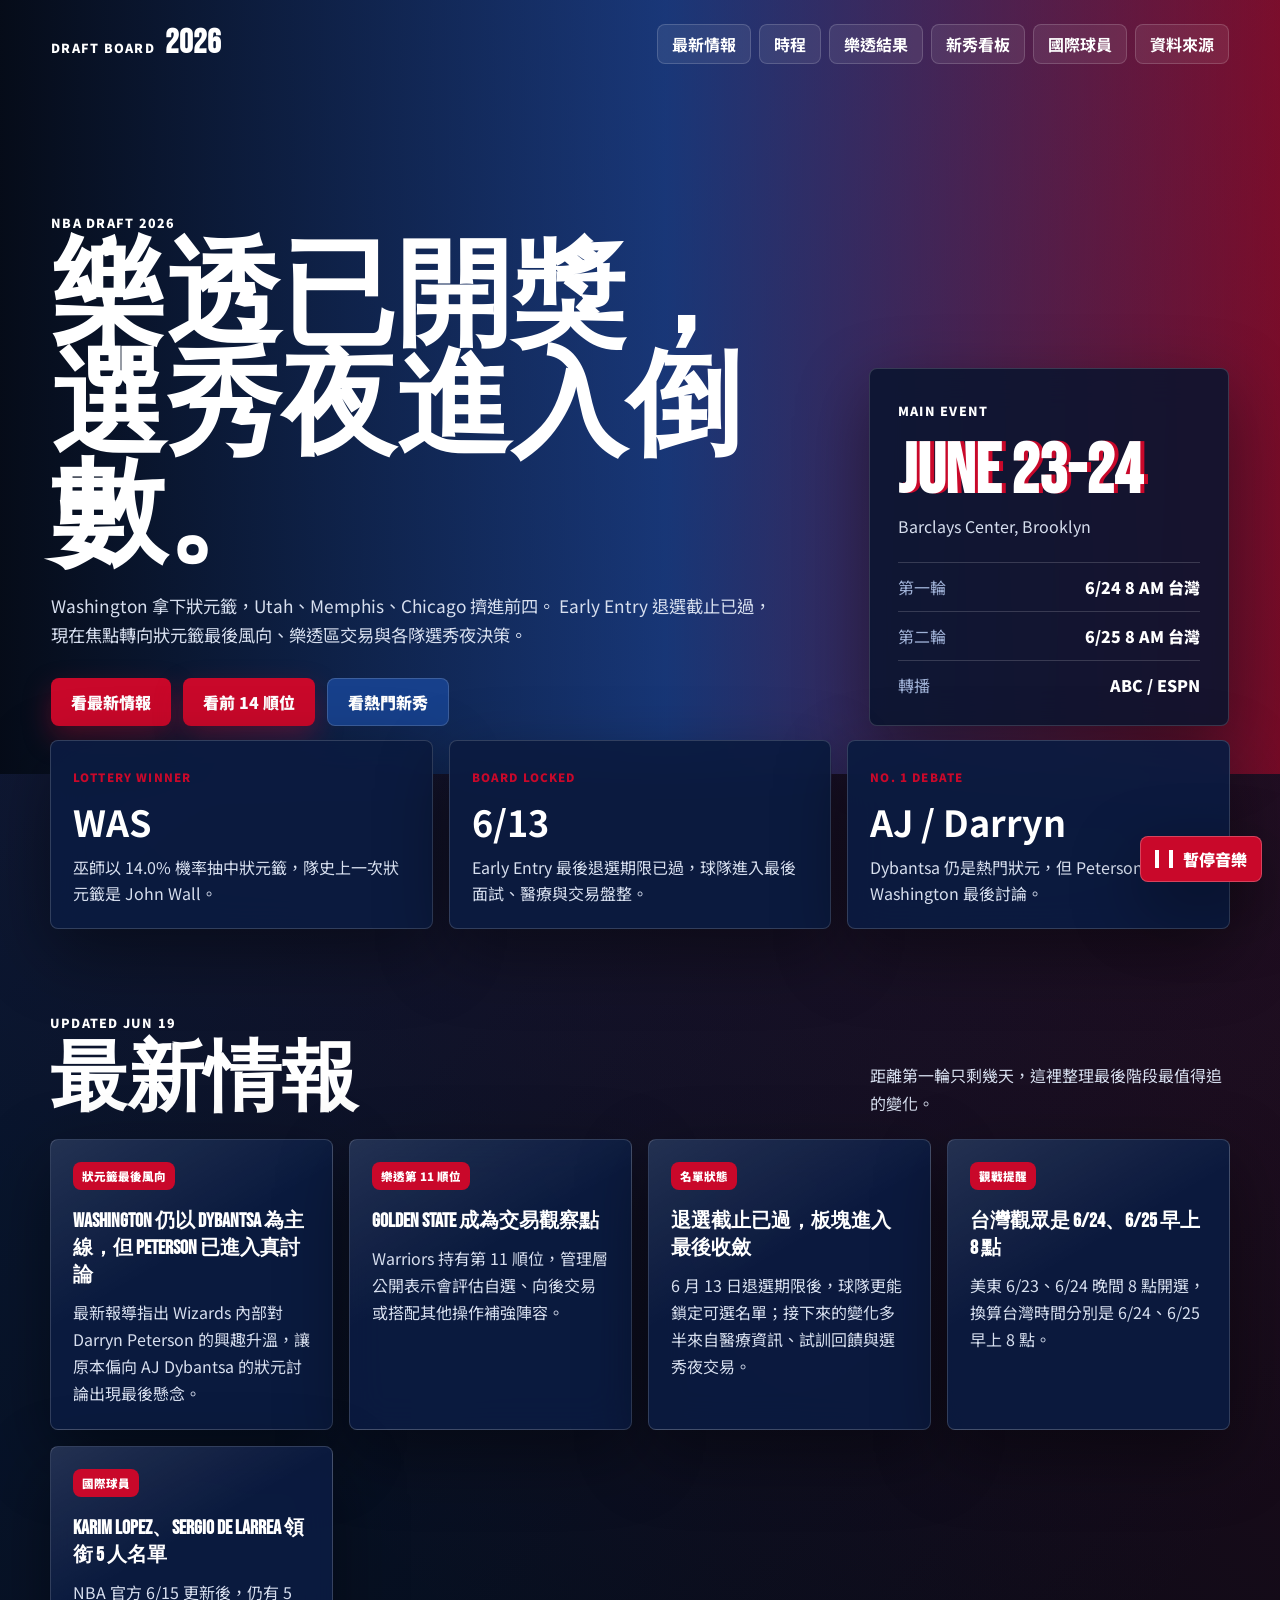
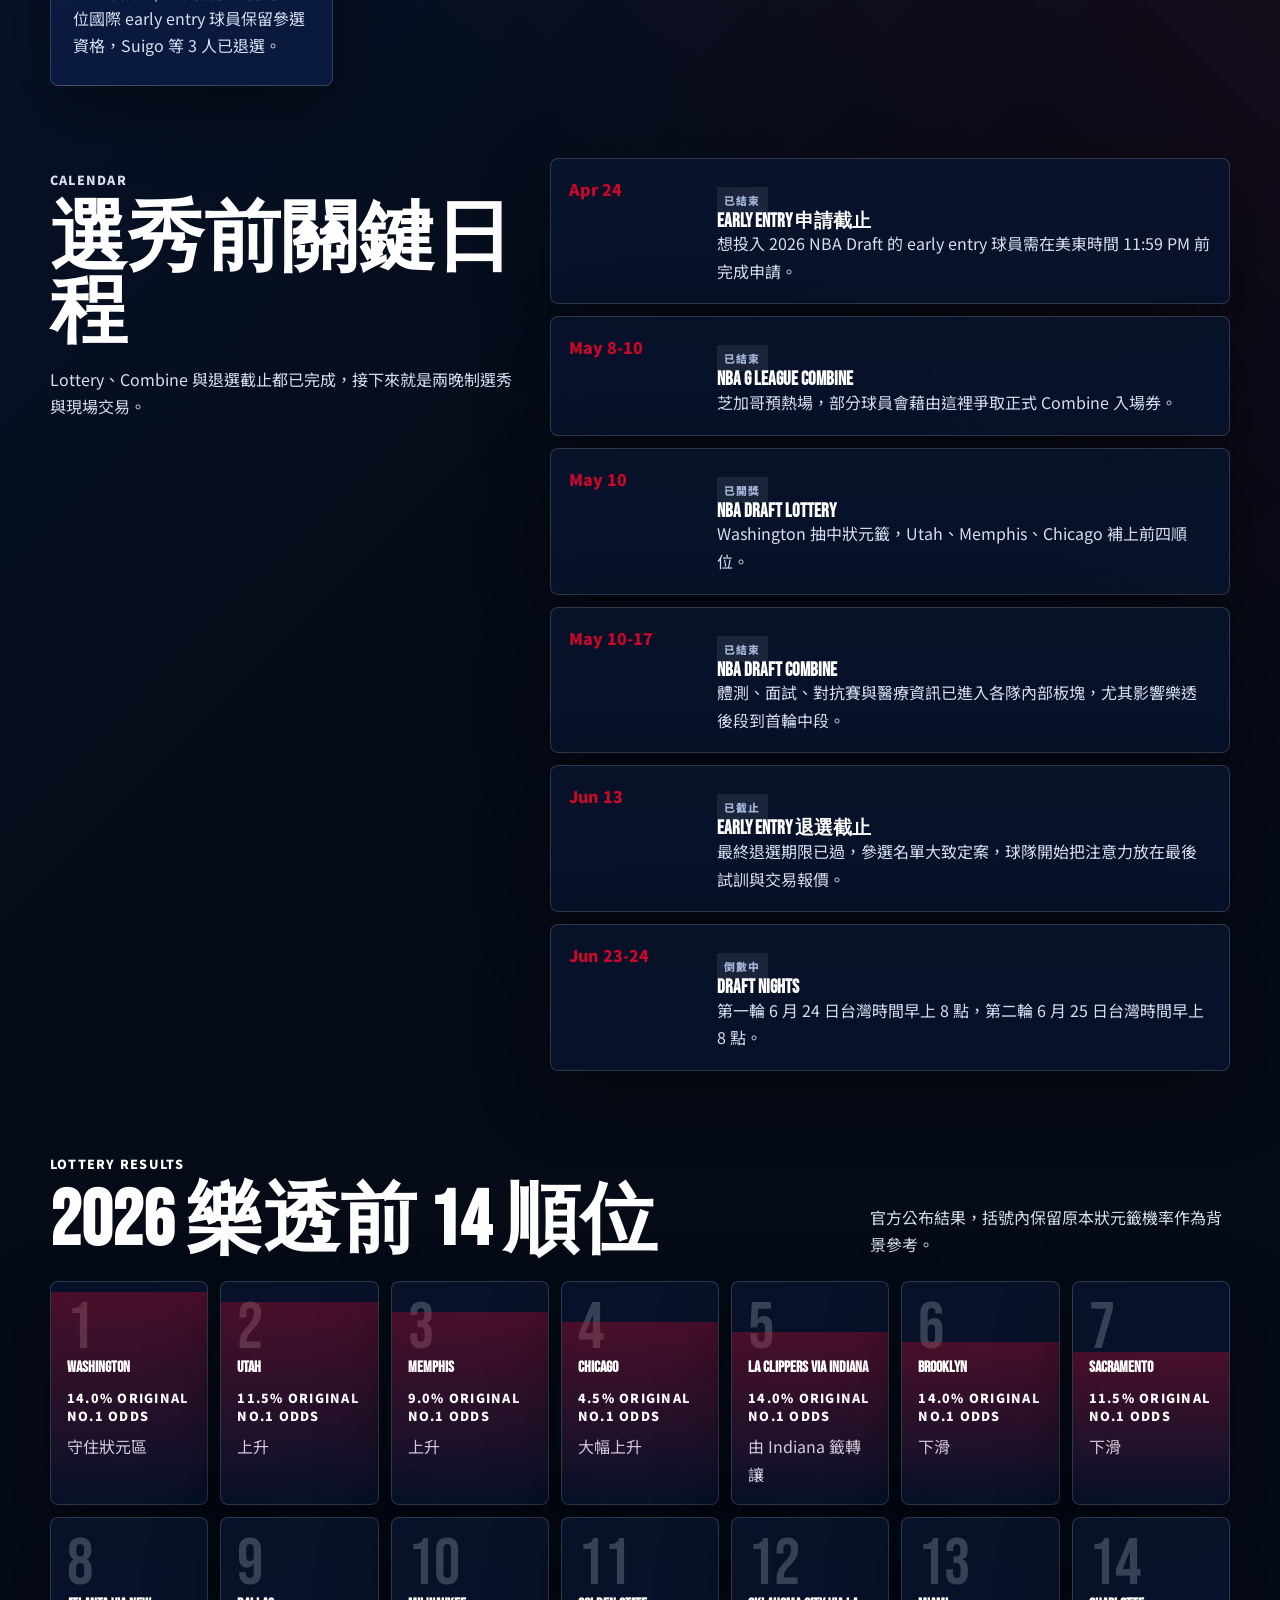
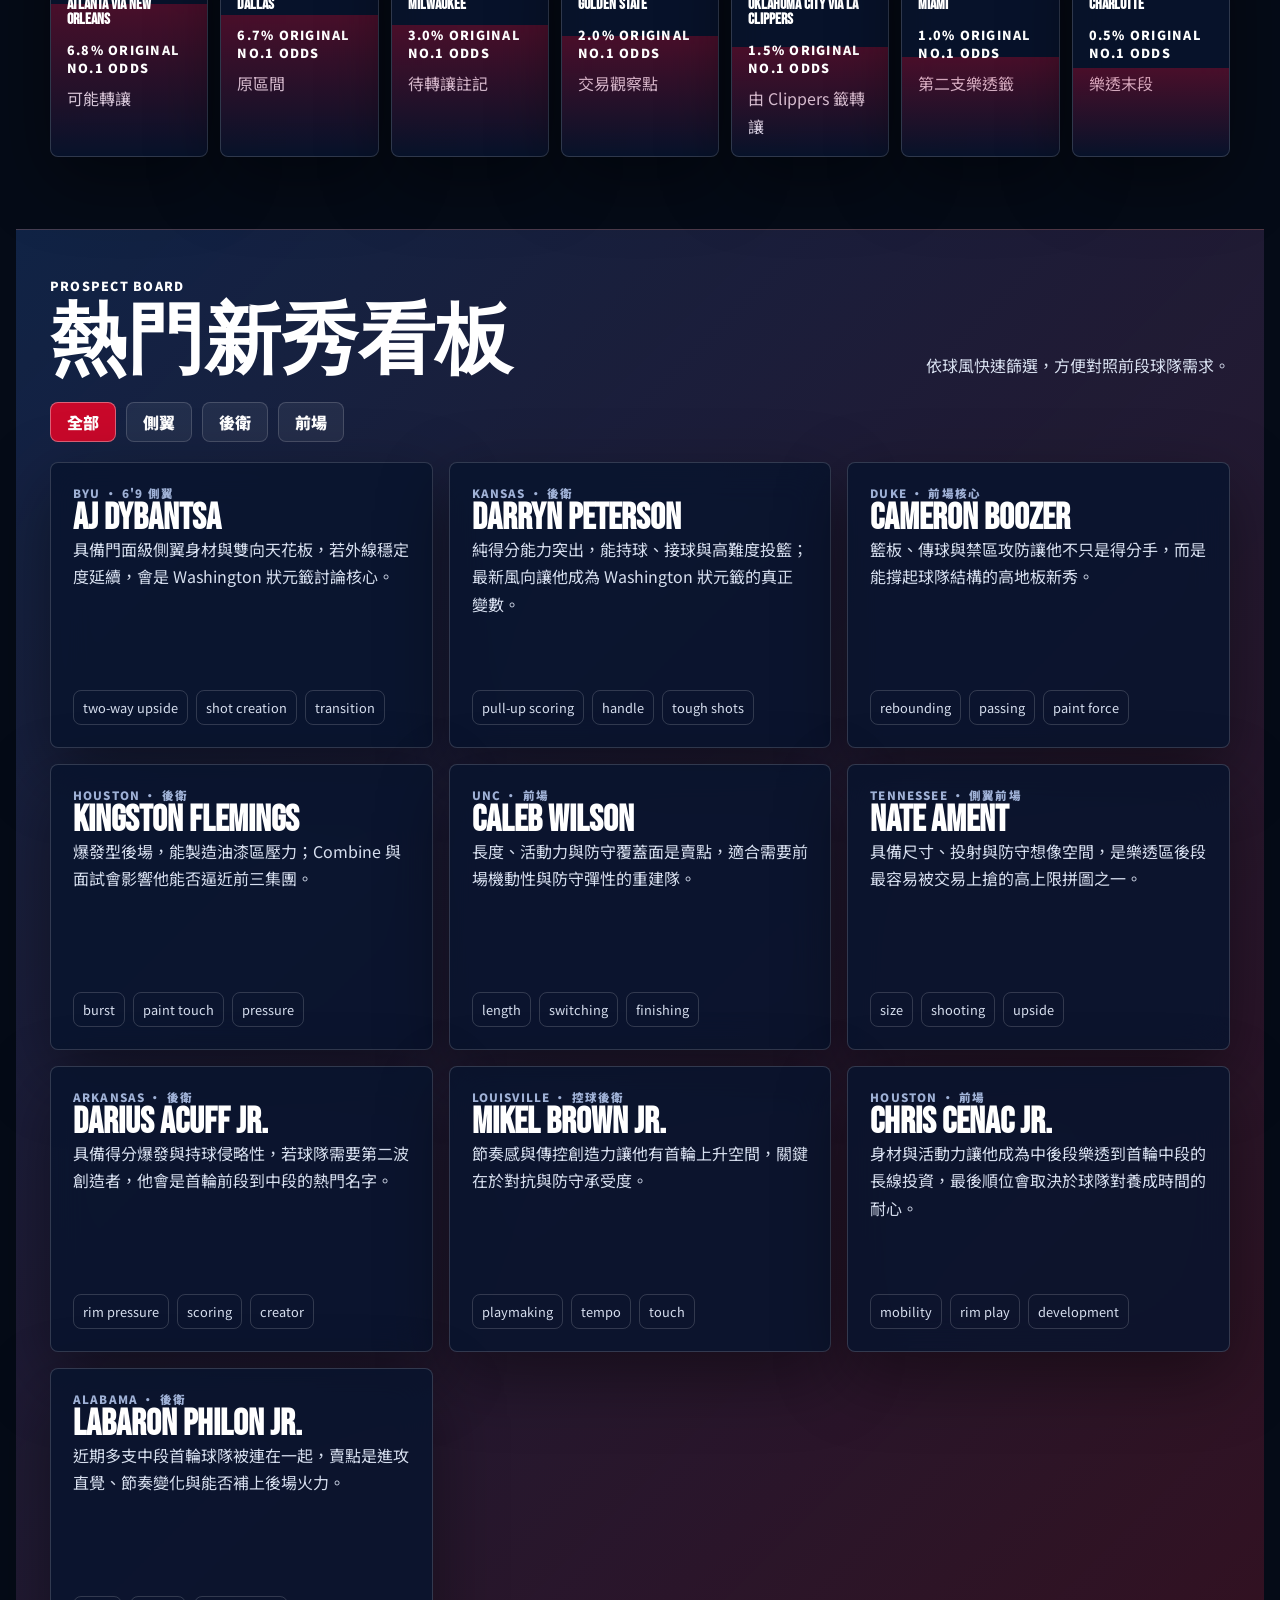
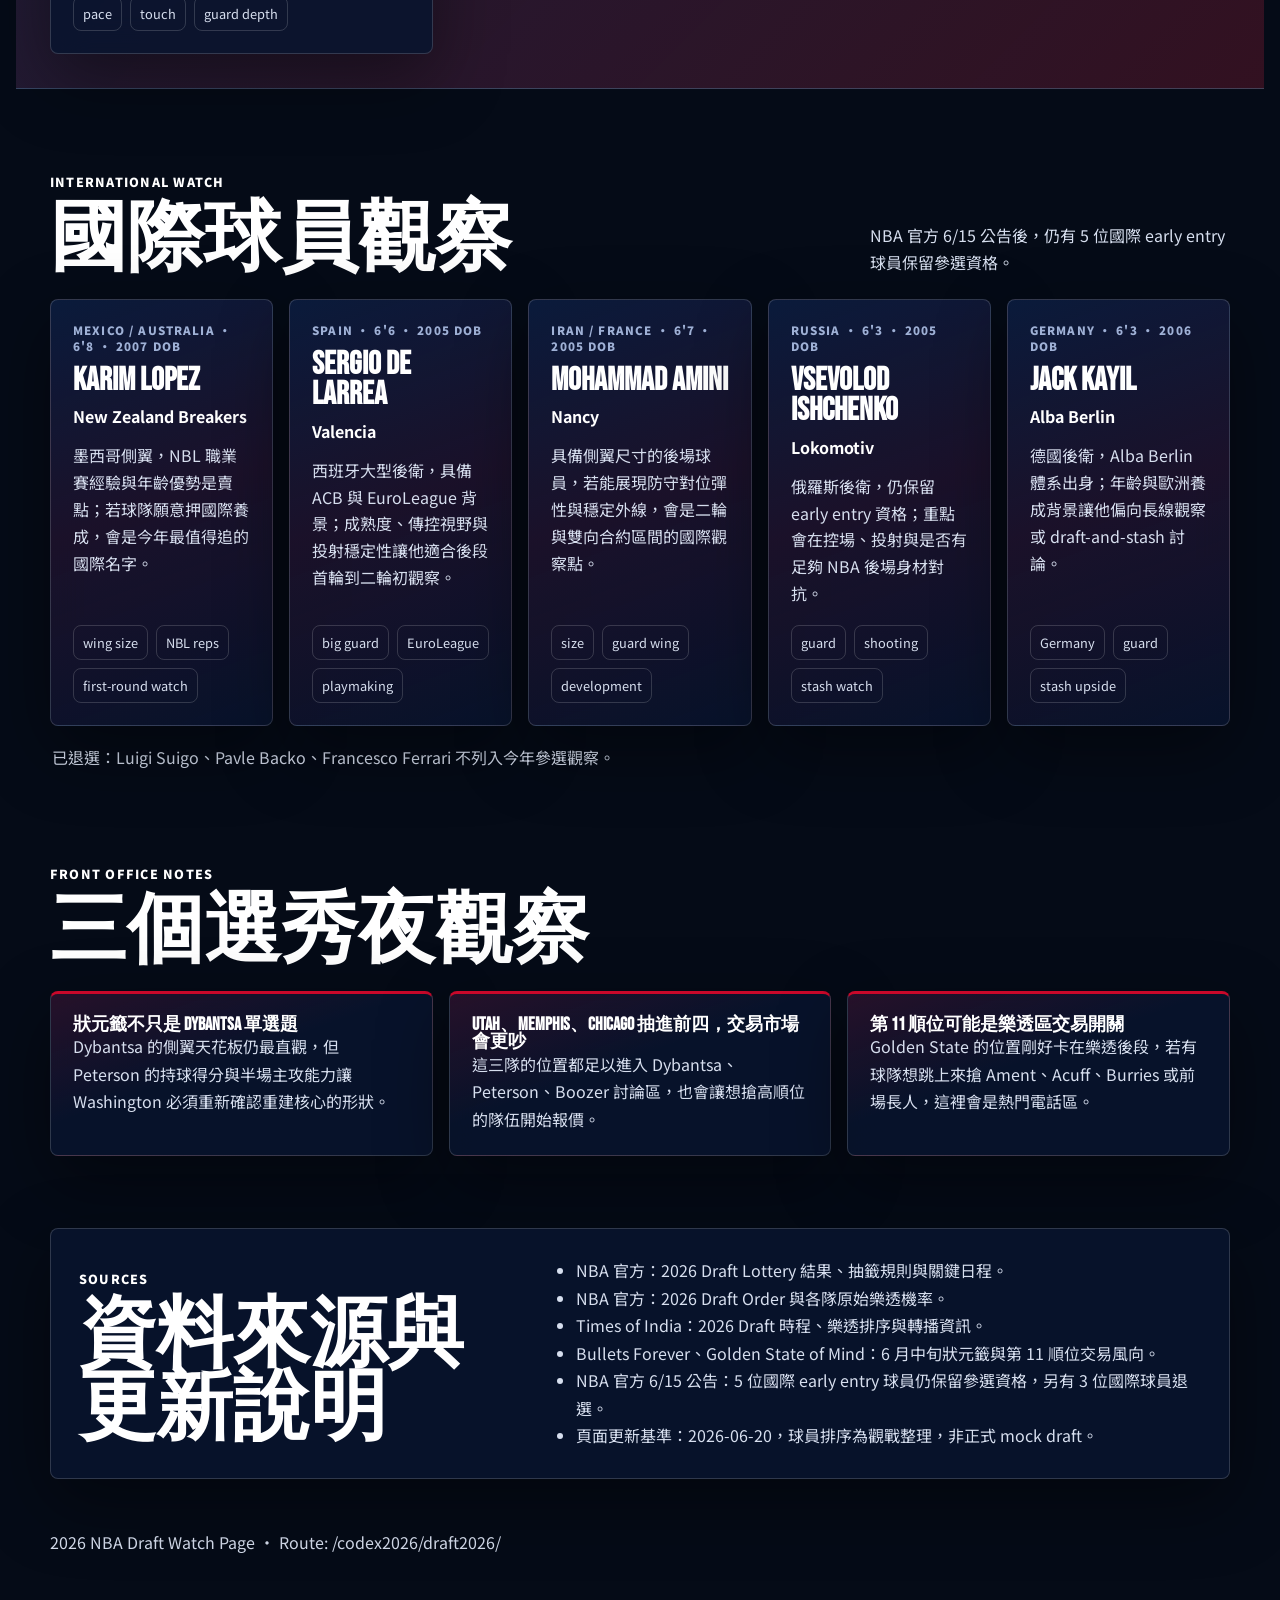
<file: draft2026/index.html>
<!DOCTYPE html>
<html lang="zh-Hant">
  <head>
    <meta charset="UTF-8" />
    <meta name="viewport" content="width=device-width, initial-scale=1.0" />
    <title>2026 NBA 選秀觀戰指南</title>
    <meta
      name="description"
      content="2026 NBA 選秀觀戰指南：整理樂透結果、關鍵時程、熱門新秀與球隊看點。"
    />
    <link rel="preconnect" href="https://fonts.googleapis.com" />
    <link rel="preconnect" href="https://fonts.gstatic.com" crossorigin />
    <link
      href="https://fonts.googleapis.com/css2?family=Bebas+Neue&family=Noto+Sans+TC:wght@400;500;700;900&display=swap"
      rel="stylesheet"
    />
    <link rel="stylesheet" href="./styles.css" />
  </head>
  <body>
    <audio id="page-music" src="./assets/ball-out-slow.mp3" preload="auto" autoplay loop playsinline></audio>
    <button class="music-toggle" id="music-toggle" type="button" aria-label="播放背景音樂" aria-pressed="false">
      <span class="music-icon" aria-hidden="true"></span>
      <span id="music-toggle-text">播放音樂</span>
    </button>

    <header class="hero" id="top">
      <nav class="topbar" aria-label="主選單">
        <a class="brand" href="#top" aria-label="回到頁首">
          <span>Draft Board</span>
          <strong>2026</strong>
        </a>
        <div class="nav-links">
          <a href="#latest">最新情報</a>
          <a href="#timeline">時程</a>
          <a href="#lottery">樂透結果</a>
          <a href="#prospects">新秀看板</a>
          <a href="#international">國際球員</a>
          <a href="#sources">資料來源</a>
        </div>
      </nav>

      <section class="hero-grid">
        <div class="hero-copy">
          <p class="eyebrow">NBA Draft 2026</p>
          <h1>樂透已開獎，選秀夜進入倒數。</h1>
          <p>
            Washington 拿下狀元籤，Utah、Memphis、Chicago 擠進前四。
            Early Entry 退選截止已過，現在焦點轉向狀元籤最後風向、樂透區交易與各隊選秀夜決策。
          </p>
          <div class="hero-actions">
            <a class="button primary" href="#latest">看最新情報</a>
            <a class="button primary" href="#lottery">看前 14 順位</a>
            <a class="button secondary" href="#prospects">看熱門新秀</a>
          </div>
        </div>

        <aside class="event-card" aria-label="選秀主資訊">
          <span class="card-label">Main Event</span>
          <strong>June 23-24</strong>
          <p>Barclays Center, Brooklyn</p>
          <dl>
            <div>
              <dt>第一輪</dt>
              <dd>6/24 8 AM 台灣</dd>
            </div>
            <div>
              <dt>第二輪</dt>
              <dd>6/25 8 AM 台灣</dd>
            </div>
            <div>
              <dt>轉播</dt>
              <dd>ABC / ESPN</dd>
            </div>
          </dl>
        </aside>
      </section>
    </header>

    <main>
      <section class="scoreboard" aria-label="重點數字">
        <article>
          <span>Lottery Winner</span>
          <strong>WAS</strong>
          <p>巫師以 14.0% 機率抽中狀元籤，隊史上一次狀元籤是 John Wall。</p>
        </article>
        <article>
          <span>Board Locked</span>
          <strong>6/13</strong>
          <p>Early Entry 最後退選期限已過，球隊進入最後面試、醫療與交易盤整。</p>
        </article>
        <article>
          <span>No. 1 Debate</span>
          <strong>AJ / Darryn</strong>
          <p>Dybantsa 仍是熱門狀元，但 Peterson 進入 Washington 最後討論。</p>
        </article>
      </section>

      <section class="section" id="latest">
        <div class="section-heading">
          <div>
            <p class="eyebrow">Updated Jun 19</p>
            <h2>最新情報</h2>
          </div>
          <p>距離第一輪只剩幾天，這裡整理最後階段最值得追的變化。</p>
        </div>
        <div class="update-grid" id="update-grid"></div>
      </section>

      <section class="section split" id="timeline">
        <div class="section-copy sticky-copy">
          <p class="eyebrow">Calendar</p>
          <h2>選秀前關鍵日程</h2>
          <p>
            Lottery、Combine 與退選截止都已完成，接下來就是兩晚制選秀與現場交易。
          </p>
        </div>
        <div class="timeline" id="timeline-list" aria-live="polite"></div>
      </section>

      <section class="section" id="lottery">
        <div class="section-heading">
          <div>
            <p class="eyebrow">Lottery Results</p>
            <h2>2026 樂透前 14 順位</h2>
          </div>
          <p>官方公布結果，括號內保留原本狀元籤機率作為背景參考。</p>
        </div>
        <div class="lottery-grid" id="lottery-grid"></div>
      </section>

      <section class="section prospects-section" id="prospects">
        <div class="section-heading">
          <div>
            <p class="eyebrow">Prospect Board</p>
            <h2>熱門新秀看板</h2>
          </div>
          <p>依球風快速篩選，方便對照前段球隊需求。</p>
        </div>
        <div class="prospect-controls" role="tablist" aria-label="新秀篩選">
          <button class="filter-button active" type="button" data-filter="all">全部</button>
          <button class="filter-button" type="button" data-filter="wing">側翼</button>
          <button class="filter-button" type="button" data-filter="guard">後衛</button>
          <button class="filter-button" type="button" data-filter="frontcourt">前場</button>
        </div>
        <div class="prospect-grid" id="prospect-grid"></div>
      </section>

      <section class="section international-section" id="international">
        <div class="section-heading">
          <div>
            <p class="eyebrow">International Watch</p>
            <h2>國際球員觀察</h2>
          </div>
          <p>NBA 官方 6/15 公告後，仍有 5 位國際 early entry 球員保留參選資格。</p>
        </div>
        <div class="international-grid" id="international-grid"></div>
        <p class="withdraw-note">
          已退選：Luigi Suigo、Pavle Backo、Francesco Ferrari 不列入今年參選觀察。
        </p>
      </section>

      <section class="section">
        <div class="section-heading">
          <div>
            <p class="eyebrow">Front Office Notes</p>
            <h2>三個選秀夜觀察</h2>
          </div>
        </div>
        <div class="notes-grid" id="notes-grid"></div>
      </section>

      <section class="section sources" id="sources">
        <div>
          <p class="eyebrow">Sources</p>
          <h2>資料來源與更新說明</h2>
        </div>
        <ul>
          <li>NBA 官方：2026 Draft Lottery 結果、抽籤規則與關鍵日程。</li>
          <li>NBA 官方：2026 Draft Order 與各隊原始樂透機率。</li>
          <li>Times of India：2026 Draft 時程、樂透排序與轉播資訊。</li>
          <li>Bullets Forever、Golden State of Mind：6 月中旬狀元籤與第 11 順位交易風向。</li>
          <li>NBA 官方 6/15 公告：5 位國際 early entry 球員仍保留參選資格，另有 3 位國際球員退選。</li>
          <li>頁面更新基準：2026-06-20，球員排序為觀戰整理，非正式 mock draft。</li>
        </ul>
      </section>
    </main>

    <footer class="footer">
      <p>2026 NBA Draft Watch Page · Route: /codex2026/draft2026/</p>
    </footer>

    <script src="./script.js"></script>
  </body>
</html>
</file>
<file: styles.css>
:root {
  --bg: #fff5ec;
  --panel: rgba(255, 255, 255, 0.75);
  --panel-strong: rgba(255, 255, 255, 0.95);
  --line: rgba(180, 100, 40, 0.15);
  --text: #2a1500;
  --muted: #8a5a30;
  --accent: #e85d10;
  --accent-2: #d4880a;
  --accent-3: #f0a500;
  --danger: #cc2200;
  --shadow: 0 30px 80px rgba(180, 80, 20, 0.15);
}

* {
  box-sizing: border-box;
}

html {
  scroll-behavior: smooth;
}

body {
  margin: 0;
  color: var(--text);
  font-family: "Noto Sans TC", sans-serif;
  background:
    radial-gradient(circle at top left, rgba(255, 160, 80, 0.30), transparent 35%),
    radial-gradient(circle at 85% 18%, rgba(255, 200, 100, 0.20), transparent 30%),
    linear-gradient(180deg, #fff0e0 0%, #ffe8d0 52%, #fff4ea 100%);
}

body::before {
  content: "";
  position: fixed;
  inset: 0;
  background-image:
    linear-gradient(rgba(200, 100, 30, 0.06) 1px, transparent 1px),
    linear-gradient(90deg, rgba(200, 100, 30, 0.06) 1px, transparent 1px);
  background-size: 28px 28px;
  pointer-events: none;
  mask-image: linear-gradient(180deg, rgba(0, 0, 0, 0.7), transparent 92%);
}

.page-shell {
  width: min(1180px, calc(100% - 32px));
  margin: 0 auto;
  padding: 24px 0 48px;
}

.topbar,
.hero-grid,
.conference-grid,
.analysis-grid,
.method-grid,
.injury-grid,
.highlight-strip,
.panel-stats,
.hero-notes,
.hero-actions,
.tiers {
  display: grid;
  gap: 18px;
}

.topbar {
  grid-template-columns: 1fr auto;
  align-items: center;
  margin-bottom: 38px;
}

.brand {
  display: inline-flex;
  flex-direction: column;
}

.brand-kicker,
.eyebrow,
.panel-label,
.strip-label,
.series-meta,
.power-badge {
  letter-spacing: 0.16em;
  text-transform: uppercase;
}

.brand-kicker,
.eyebrow,
.panel-label,
.strip-label {
  color: var(--accent-2);
  font-size: 0.78rem;
  font-weight: 700;
}

.brand-name,
h1,
h2,
h3,
.featured-rank,
.method-score,
.score-number {
  font-family: "Bebas Neue", sans-serif;
  line-height: 0.95;
  letter-spacing: 0.02em;
}

.brand-name {
  font-size: 2rem;
}

.top-link,
.button {
  text-decoration: none;
}

.top-link {
  color: var(--text);
  border: 1px solid var(--line);
  border-radius: 999px;
  padding: 12px 18px;
  background: rgba(255, 255, 255, 0.04);
}

.hero {
  padding: 20px 0 10px;
}

.hero-grid {
  grid-template-columns: 1.2fr 0.8fr;
  align-items: stretch;
}

.hero-copy,
.hero-panel,
.conference-card,
.analysis-card,
.method-card,
.tier-card,
.series-card,
.highlight-strip article {
  border: 1px solid var(--line);
  background: var(--panel);
  backdrop-filter: blur(18px);
  box-shadow: var(--shadow);
}

.hero-copy {
  padding: 42px;
  border-radius: 32px;
}

.hero-copy h1 {
  font-size: clamp(4.5rem, 10vw, 8rem);
  margin: 10px 0 18px;
}

.hero-text {
  max-width: 46rem;
  color: var(--muted);
  font-size: 1.05rem;
  line-height: 1.8;
  margin: 0 0 24px;
}

.hero-title-photo {
  width: min(420px, 100%);
  margin: 0 0 24px;
  border-radius: 18px;
  overflow: hidden;
  border: 1px solid rgba(255, 255, 255, 0.14);
  background: rgba(255, 255, 255, 0.04);
  box-shadow: 0 20px 48px rgba(0, 0, 0, 0.34);
}

.hero-title-photo img {
  width: 100%;
  aspect-ratio: 4 / 5;
  display: block;
  object-fit: cover;
  object-position: center top;
}

.hero-actions {
  grid-auto-flow: column;
  justify-content: start;
}

.button {
  display: inline-flex;
  align-items: center;
  justify-content: center;
  min-height: 48px;
  padding: 0 20px;
  border-radius: 999px;
  font-weight: 700;
}

.button-primary {
  background: linear-gradient(135deg, var(--accent), #ff915d);
  color: #120f0a;
}

.button-secondary {
  color: var(--text);
  border: 1px solid var(--line);
  background: rgba(255, 255, 255, 0.03);
}

.button-clutch {
  color: #ffffff;
  background: linear-gradient(135deg, #c8102e, #6d1a10);
  box-shadow: 0 12px 26px rgba(200, 16, 46, 0.22);
}

.hero-notes {
  grid-auto-flow: column;
  justify-content: start;
  list-style: none;
  padding: 0;
  margin: 8px 0 0;
  color: var(--muted);
  font-size: 0.92rem;
}

.hero-panel {
  padding: 32px;
  border-radius: 28px;
  background:
    linear-gradient(180deg, rgba(255, 107, 53, 0.08), transparent 30%),
    var(--panel-strong);
}

.featured-team {
  display: grid;
  grid-template-columns: auto 1fr;
  gap: 18px;
  margin: 18px 0 28px;
  align-items: start;
}

.featured-rank {
  font-size: 4rem;
  color: var(--accent-3);
}

.featured-team h2 {
  font-size: 2.4rem;
  margin: 4px 0 10px;
}

.featured-team p,
.panel-stats span,
.method-card p,
.analysis-card p,
.highlight-strip p,
.conference-title span,
.footer p {
  color: var(--muted);
}

.featured-photo {
  margin: -8px 0 24px;
  border-radius: 18px;
  overflow: hidden;
  border: 1px solid rgba(255, 255, 255, 0.12);
  box-shadow: 0 18px 42px rgba(0, 0, 0, 0.32);
  background: rgba(255, 255, 255, 0.04);
}

.featured-photo img {
  width: 100%;
  aspect-ratio: 4 / 5;
  object-fit: cover;
  object-position: center top;
  display: block;
}

.panel-stats {
  grid-template-columns: repeat(3, 1fr);
}

.panel-stats article,
.method-card,
.analysis-card,
.tier-card,
.series-card,
.highlight-strip article {
  border-radius: 22px;
}

.panel-stats article {
  padding: 18px;
  background: rgba(255, 255, 255, 0.04);
  border: 1px solid rgba(255, 255, 255, 0.06);
}

.panel-stats strong {
  display: block;
  margin-top: 8px;
  font-size: 1.2rem;
}

.section {
  margin-top: 42px;
}

.section-heading {
  display: grid;
  gap: 8px;
  margin-bottom: 18px;
}

.section-heading h2,
.analysis-card h2 {
  font-size: clamp(2.6rem, 5vw, 4rem);
  margin: 0;
}

.tiers {
  grid-template-columns: repeat(4, 1fr);
}

.injury-grid {
  grid-template-columns: repeat(3, 1fr);
}

.tier-card {
  padding: 24px;
}

.tier-card h3 {
  font-size: 2rem;
  margin: 8px 0 10px;
}

.power-badge {
  display: inline-flex;
  padding: 7px 10px;
  border-radius: 999px;
  background: rgba(255, 255, 255, 0.07);
  font-size: 0.72rem;
  font-weight: 700;
}

.tier-list {
  list-style: none;
  padding: 0;
  margin: 14px 0 0;
  display: grid;
  gap: 12px;
}

.tier-list li {
  display: grid;
  grid-template-columns: 1fr auto;
  gap: 10px;
  align-items: center;
  border-top: 1px solid rgba(255, 255, 255, 0.08);
  padding-top: 12px;
}

.score-number {
  font-size: 2rem;
  color: var(--accent-3);
}

.highlight-strip {
  grid-template-columns: repeat(3, 1fr);
}

.highlight-strip article {
  padding: 24px;
}

.highlight-strip strong {
  display: block;
  margin: 8px 0;
  font-size: 1.35rem;
}

.raptors-story {
  display: grid;
  grid-template-columns: minmax(0, 0.95fr) minmax(320px, 0.72fr);
  gap: 22px;
  align-items: stretch;
  border: 1px solid rgba(200, 34, 0, 0.22);
  border-radius: 30px;
  padding: 24px;
  background:
    linear-gradient(135deg, rgba(200, 34, 0, 0.13), transparent 44%),
    linear-gradient(180deg, rgba(255, 255, 255, 0.72), rgba(255, 245, 236, 0.9));
  box-shadow: var(--shadow);
}

.raptors-story-copy {
  display: flex;
  flex-direction: column;
  justify-content: center;
  min-width: 0;
}

.raptors-story-copy h2 {
  font-size: clamp(2.8rem, 6vw, 5rem);
  margin: 10px 0 16px;
}

.raptors-story-copy > p {
  max-width: 48rem;
  margin: 0 0 20px;
  color: var(--muted);
  font-size: 1rem;
  line-height: 1.8;
}

.clutch-sequence {
  display: grid;
  gap: 12px;
}

.clutch-sequence article {
  display: grid;
  grid-template-columns: auto 1fr;
  gap: 4px 12px;
  align-items: start;
  padding: 14px;
  border: 1px solid rgba(200, 34, 0, 0.14);
  border-radius: 18px;
  background: rgba(255, 255, 255, 0.62);
}

.clutch-sequence span {
  grid-row: span 2;
  display: inline-grid;
  place-items: center;
  width: 42px;
  height: 42px;
  border-radius: 999px;
  background: #c8102e;
  color: #ffffff;
  font-family: "Bebas Neue", sans-serif;
  font-size: 1.35rem;
}

.clutch-sequence strong {
  font-size: 1.05rem;
}

.clutch-sequence p {
  margin: 0;
  color: var(--muted);
  line-height: 1.65;
}

.raptors-comic {
  align-self: stretch;
  margin: 0;
  border-radius: 24px;
  overflow: hidden;
  border: 1px solid rgba(200, 34, 0, 0.18);
  background: #150b08;
  box-shadow: 0 24px 55px rgba(80, 20, 10, 0.24);
}

.raptors-comic img {
  display: block;
  width: 100%;
  height: 100%;
  min-height: 560px;
  object-fit: cover;
  object-position: center top;
}

.raptors-comic figcaption {
  padding: 12px 14px;

.conference-grid,
.analysis-grid,
.method-grid {
  grid-template-columns: repeat(2, 1fr);
}

.conference-card {
  padding: 28px;
  border-radius: 30px;
}

.conference-title {
  display: grid;
  gap: 6px;
  margin-bottom: 16px;
}

.conference-title h3 {
  font-size: 2.6rem;
  margin: 0;
}

.series-list {
  display: grid;
  gap: 14px;
}

.series-card {
  padding: 18px;
  background: rgba(255, 255, 255, 0.04);
  border: 1px solid rgba(255, 255, 255, 0.07);
}

.series-head,
.series-strength {
  display: flex;
  align-items: center;
  justify-content: space-between;
  gap: 12px;
}

.series-head strong {
  font-size: 1.1rem;
}

.series-meta {
  color: var(--accent-3);
  font-size: 0.76rem;
  font-weight: 700;
}

.series-card p {
  color: var(--muted);
  line-height: 1.65;
  margin: 10px 0 14px;
}

.strength-bar {
  position: relative;
  height: 10px;
  border-radius: 999px;
  overflow: hidden;
  background: rgba(255, 255, 255, 0.08);
}

.strength-bar span {
  position: absolute;
  inset: 0 auto 0 0;
  border-radius: inherit;
  background: linear-gradient(90deg, var(--accent), var(--accent-3));
}

.series-strength small {
  color: var(--muted);
}

.analysis-grid {
  grid-template-columns: repeat(3, 1fr);
}

.analysis-card,
.method-card {
  padding: 28px;
}

.injury-card {
  padding: 24px;
  border-radius: 26px;
  border: 1px solid var(--line);
  background:
    linear-gradient(180deg, rgba(255, 77, 109, 0.08), rgba(255, 255, 255, 0.03)),
    var(--panel);
  box-shadow: var(--shadow);
}

.injury-card h3 {
  margin: 10px 0 8px;
  font-size: 2rem;
}

.injury-card p {
  margin: 0 0 12px;
  color: var(--muted);
  line-height: 1.7;
}

.injury-tag {
  display: inline-flex;
  align-items: center;
  min-height: 30px;
  padding: 0 12px;
  border-radius: 999px;
  font-size: 0.76rem;
  font-weight: 900;
  letter-spacing: 0.08em;
  text-transform: uppercase;
  background: #c8102e;
  color: #ffffff;
}

.injury-impact {
  display: inline-block;
  margin-top: 4px;
  color: var(--accent-3);
  font-weight: 700;
}

.analysis-card h2,
.method-card h3 {
  margin: 10px 0 12px;
}

.method-grid {
  grid-template-columns: repeat(4, 1fr);
}

.method-score {
  font-size: 3rem;
  color: var(--accent-2);
}

.method-card h3 {
  font-size: 2rem;
}

.footer {
  padding: 28px 6px 10px;
}

@media (max-width: 1100px) and (min-width: 981px) {
  .method-grid {
    grid-template-columns: repeat(2, 1fr);
  }
}

@media (max-width: 980px) {
  .hero-grid,
  .conference-grid,
  .analysis-grid,
  .method-grid,
  .injury-grid,
  .highlight-strip,
  .tiers {
    grid-template-columns: 1fr;
  }

  .panel-stats {
    grid-template-columns: 1fr;
  }

  .hero-notes,
  .hero-actions {
    grid-auto-flow: row;
  }
}

@media (max-width: 720px) {
  .page-shell {
    width: min(100% - 20px, 1180px);
  }

  .topbar {
    grid-template-columns: 1fr;
  }

  .hero-copy,
  .hero-panel,
  .conference-card,
  .analysis-card,
  .method-card {
    padding: 22px;
  }

  .hero-copy h1 {
    font-size: 4rem;
  }

  .hero-title-photo {
    width: 100%;
  }

  .featured-team {
    grid-template-columns: 1fr;
  }
}

/* ── 板凳暴徒指數 ── */
.bench-mob-grid {
  display: grid;
  grid-template-columns: repeat(auto-fill, minmax(280px, 1fr));
  gap: 18px;
  margin-top: 24px;
}

.bench-card {
  background: var(--panel-strong);
  border: 1px solid var(--line);
  border-radius: 20px;
  padding: 22px;
  box-shadow: var(--shadow);
  transition: transform 0.2s;
}

.bench-card:hover {
  transform: translateY(-3px);
}

.bench-head {
  display: flex;
  justify-content: space-between;
  align-items: flex-start;
  margin-bottom: 14px;
}

.bench-role {
  font-size: 0.7rem;
  font-weight: 700;
  letter-spacing: 0.1em;
  text-transform: uppercase;
  color: var(--accent);
  background: rgba(232, 93, 16, 0.12);
  border: 1px solid rgba(232, 93, 16, 0.25);
  padding: 2px 9px;
  border-radius: 100px;
  display: inline-block;
  margin-bottom: 6px;
}

.bench-name {
  font-size: 1.25rem;
  font-weight: 900;
  color: var(--text);
  margin: 4px 0 3px;
}

.bench-team {
  font-size: 0.78rem;
  color: var(--muted);
  font-weight: 600;
}

.bench-index {
  text-align: right;
  flex-shrink: 0;
}

.bench-index-num {
  font-family: "Bebas Neue", sans-serif;
  font-size: 2.4rem;
  line-height: 1;
  color: var(--accent);
}

.bench-fires {
  font-size: 0.9rem;
  letter-spacing: 1px;
}

.bench-highlight {
  font-size: 0.82rem;
  font-weight: 900;
  color: var(--accent-3);
  background: rgba(212, 136, 10, 0.1);
  border-left: 3px solid var(--accent-3);
  padding: 6px 10px;
  border-radius: 0 8px 8px 0;
  margin-bottom: 10px;
}

.bench-note {
  font-size: 0.82rem;
  color: var(--muted);
  line-height: 1.6;
  margin-bottom: 14px;
}

.bench-bar {
  height: 4px;
  background: rgba(232, 93, 16, 0.12);
  border-radius: 999px;
  overflow: hidden;
}

.bench-bar span {
  display: block;
  height: 100%;
  background: linear-gradient(90deg, var(--accent), var(--accent-3));
  border-radius: 999px;
}

.section-sub {
  color: var(--muted);
  font-size: 0.9rem;
  margin-top: 4px;
}
</file>
<file: draft2026/styles.css>
:root {
  --ink: #ffffff;
  --muted: #d7dfef;
  --dim: #9fb1d6;
  --bg: #050b17;
  --panel: rgba(9, 20, 46, 0.86);
  --panel-strong: rgba(11, 27, 64, 0.94);
  --line: rgba(255, 255, 255, 0.16);
  --nba-blue: #17408b;
  --nba-red: #c9082a;
  --nba-white: #ffffff;
  --shadow: 0 24px 70px rgba(0, 0, 0, 0.42);
}

* {
  box-sizing: border-box;
}

html {
  scroll-behavior: smooth;
}

body {
  margin: 0;
  color: var(--ink);
  font-family: "Noto Sans TC", system-ui, sans-serif;
  background:
    linear-gradient(135deg, rgba(23, 64, 139, 0.32), transparent 36%),
    linear-gradient(225deg, rgba(201, 8, 42, 0.22), transparent 32%),
    var(--bg);
}

a {
  color: inherit;
}

.music-toggle {
  position: fixed;
  right: 18px;
  bottom: 18px;
  z-index: 20;
  min-height: 46px;
  display: inline-flex;
  align-items: center;
  gap: 10px;
  border: 1px solid rgba(255, 255, 255, 0.24);
  border-radius: 8px;
  padding: 0 14px;
  background: rgba(5, 11, 23, 0.88);
  color: var(--nba-white);
  box-shadow: var(--shadow);
  backdrop-filter: blur(18px);
  font: inherit;
  font-weight: 900;
  cursor: pointer;
}

.music-icon {
  width: 18px;
  height: 18px;
  position: relative;
  display: inline-block;
  border-left: 4px solid var(--nba-white);
  border-right: 4px solid var(--nba-white);
}

.music-toggle:not(.is-playing) .music-icon {
  width: 0;
  height: 0;
  border-left: 16px solid var(--nba-white);
  border-top: 10px solid transparent;
  border-bottom: 10px solid transparent;
  border-right: 0;
}

.music-toggle.is-playing {
  background: var(--nba-red);
}

.hero {
  min-height: 86vh;
  padding: 24px clamp(18px, 4vw, 56px) 48px;
  background:
    linear-gradient(90deg, rgba(5, 11, 23, 0.96), rgba(23, 64, 139, 0.78) 52%, rgba(201, 8, 42, 0.5)),
    url("https://images.unsplash.com/photo-1546519638-68e109498ffc?auto=format&fit=crop&w=2400&q=82") center / cover;
  display: flex;
  flex-direction: column;
  justify-content: space-between;
}

.topbar,
.hero-grid,
main,
.footer {
  width: min(1180px, 100%);
  margin-inline: auto;
}

.topbar {
  display: flex;
  align-items: center;
  justify-content: space-between;
  gap: 20px;
}

.brand,
.nav-links a,
.button {
  text-decoration: none;
}

.brand {
  display: inline-flex;
  align-items: baseline;
  gap: 10px;
}

.brand span,
.eyebrow,
.card-label,
.scoreboard span,
.prospect-meta,
.lottery-odds,
.movement {
  letter-spacing: 0.1em;
  text-transform: uppercase;
  font-weight: 900;
}

.brand span,
.eyebrow,
.card-label {
  color: var(--nba-white);
  font-size: 0.78rem;
}

.brand strong,
h1,
h2,
h3,
.event-card strong,
.pick-number {
  font-family: "Bebas Neue", sans-serif;
  letter-spacing: 0;
  line-height: 0.95;
}

.brand strong {
  font-size: 2.1rem;
}

.nav-links {
  display: flex;
  align-items: center;
  gap: 8px;
  flex-wrap: wrap;
}

.nav-links a {
  min-height: 40px;
  display: inline-flex;
  align-items: center;
  padding: 0 14px;
  border: 1px solid var(--line);
  border-radius: 8px;
  background: rgba(255, 255, 255, 0.08);
  color: var(--ink);
  font-weight: 700;
}

.hero-grid {
  margin-top: 72px;
  display: grid;
  grid-template-columns: minmax(0, 1fr) 360px;
  gap: 28px;
  align-items: end;
}

.hero-copy h1 {
  max-width: 820px;
  margin: 10px 0 18px;
  font-size: clamp(4.2rem, 9vw, 8.6rem);
}

.hero-copy p:not(.eyebrow),
.section-heading > p,
.section-copy p,
.timeline p,
.lottery-card p,
.prospect-card p,
.note-card p,
.sources li,
.footer p {
  color: var(--muted);
  line-height: 1.72;
}

.hero-copy p:not(.eyebrow) {
  max-width: 720px;
  font-size: 1.08rem;
  margin: 0;
}

.hero-actions {
  display: flex;
  flex-wrap: wrap;
  gap: 12px;
  margin-top: 28px;
}

.button {
  min-height: 48px;
  display: inline-flex;
  align-items: center;
  justify-content: center;
  padding: 0 20px;
  border-radius: 8px;
  font-weight: 900;
}

.button.primary {
  background: var(--nba-red);
  color: var(--nba-white);
  box-shadow: 0 12px 28px rgba(201, 8, 42, 0.35);
}

.button.secondary {
  border: 1px solid var(--line);
  background: var(--nba-blue);
  color: var(--nba-white);
}

.event-card,
.scoreboard article,
.timeline article,
.lottery-card,
.update-card,
.prospect-card,
.international-card,
.note-card,
.sources {
  border: 1px solid var(--line);
  background: var(--panel);
  box-shadow: var(--shadow);
  backdrop-filter: blur(18px);
  border-radius: 8px;
}

.event-card {
  padding: 28px;
}

.event-card strong {
  display: block;
  margin-top: 18px;
  font-size: 4.4rem;
  color: var(--nba-white);
  text-shadow: 4px 0 0 var(--nba-red);
}

.event-card p {
  margin: 8px 0 24px;
  color: var(--muted);
}

.event-card dl {
  display: grid;
  gap: 12px;
  margin: 0;
}

.event-card dl div {
  display: flex;
  justify-content: space-between;
  gap: 12px;
  border-top: 1px solid var(--line);
  padding-top: 12px;
}

.event-card dt {
  color: var(--dim);
}

.event-card dd {
  margin: 0;
  font-weight: 900;
}

main,
.footer {
  width: min(1180px, calc(100% - 32px));
}

.scoreboard {
  display: grid;
  grid-template-columns: repeat(3, 1fr);
  gap: 16px;
  margin-top: -34px;
  position: relative;
  z-index: 2;
}

.scoreboard article {
  padding: 22px;
  background: var(--panel-strong);
}

.scoreboard span {
  color: var(--nba-red);
  font-size: 0.72rem;
}

.scoreboard strong {
  display: block;
  margin: 8px 0;
  font-size: clamp(1.5rem, 3vw, 2.25rem);
}

.scoreboard p {
  color: var(--muted);
  line-height: 1.6;
  margin: 0;
}

.section {
  margin-top: 72px;
}

.split {
  display: grid;
  grid-template-columns: 0.82fr 1.18fr;
  gap: 28px;
  align-items: start;
}

.sticky-copy {
  position: sticky;
  top: 24px;
}

.section-heading {
  display: flex;
  justify-content: space-between;
  align-items: end;
  gap: 20px;
  margin-bottom: 22px;
}

.section-heading > p {
  max-width: 360px;
  margin: 0;
}

.section-copy h2,
.section-heading h2,
.sources h2 {
  margin: 8px 0 0;
  font-size: clamp(3rem, 6vw, 5.2rem);
}

.timeline {
  display: grid;
  gap: 12px;
}

.timeline article {
  padding: 18px;
  display: grid;
  grid-template-columns: 130px 1fr;
  gap: 18px;
}

.timeline time {
  color: var(--nba-red);
  font-weight: 900;
}

.timeline h3,
.timeline p,
.lottery-card h3,
.lottery-card p,
.prospect-card h3,
.prospect-card p,
.note-card h3,
.note-card p {
  margin: 0;
}

.lottery-grid {
  display: grid;
  grid-template-columns: repeat(7, 1fr);
  gap: 12px;
}

.lottery-card {
  min-height: 194px;
  padding: 16px;
  position: relative;
  overflow: hidden;
}

.lottery-card::before {
  content: "";
  position: absolute;
  inset: auto 0 0;
  height: var(--bar-height);
  background: linear-gradient(180deg, rgba(201, 8, 42, 0.34), rgba(23, 64, 139, 0));
  pointer-events: none;
}

.pick-number {
  color: rgba(255, 255, 255, 0.2);
  font-size: 4.1rem;
}

.lottery-card h3 {
  font-size: 1rem;
  position: relative;
}

.lottery-odds {
  display: inline-flex;
  margin: 14px 0 8px;
  color: var(--nba-white);
  font-size: 0.78rem;
  position: relative;
}

.movement {
  display: inline-flex;
  margin-top: 10px;
  padding: 5px 7px;
  background: rgba(255, 255, 255, 0.08);
  color: var(--dim);
  font-size: 0.68rem;
  position: relative;
}

.prospects-section {
  padding: 34px;
  margin-left: -34px;
  margin-right: -34px;
  background:
    linear-gradient(135deg, rgba(23, 64, 139, 0.36), rgba(201, 8, 42, 0.2)),
    rgba(255, 255, 255, 0.03);
  border-block: 1px solid var(--line);
}

.prospect-controls {
  display: flex;
  gap: 10px;
  flex-wrap: wrap;
  margin-bottom: 20px;
}

.filter-button {
  min-height: 40px;
  border: 1px solid var(--line);
  border-radius: 8px;
  padding: 0 16px;
  color: var(--ink);
  background: rgba(255, 255, 255, 0.06);
  font: inherit;
  font-weight: 900;
  cursor: pointer;
}

.filter-button.active {
  background: var(--nba-red);
  border-color: rgba(255, 255, 255, 0.36);
  color: var(--nba-white);
}

.update-grid,
.prospect-grid,
.international-grid,
.notes-grid {
  display: grid;
  grid-template-columns: repeat(3, 1fr);
  gap: 16px;
}

.update-grid {
  grid-template-columns: repeat(4, 1fr);
}

.update-card {
  min-height: 240px;
  padding: 22px;
  background:
    linear-gradient(150deg, rgba(255, 255, 255, 0.1), transparent 42%),
    var(--panel-strong);
}

.update-card span {
  display: inline-flex;
  min-height: 28px;
  align-items: center;
  padding: 0 9px;
  border-radius: 8px;
  background: var(--nba-red);
  color: var(--nba-white);
  font-size: 0.72rem;
  font-weight: 900;
}

.update-card h3 {
  margin: 18px 0 10px;
  font-size: 1.25rem;
  line-height: 1.35;
}

.update-card p {
  margin: 0;
  color: var(--muted);
  line-height: 1.68;
}

.prospect-card,
.international-card,
.note-card {
  padding: 22px;
}

.prospect-card {
  min-height: 286px;
  display: flex;
  flex-direction: column;
}

.international-section {
  padding-bottom: 10px;
}

.international-grid {
  grid-template-columns: repeat(5, 1fr);
}

.international-card {
  min-height: 340px;
  display: flex;
  flex-direction: column;
  background:
    linear-gradient(160deg, rgba(23, 64, 139, 0.18), rgba(201, 8, 42, 0.1) 48%, transparent),
    var(--panel);
}

.prospect-card h3 {
  font-size: 2.3rem;
}

.international-card h3 {
  margin: 12px 0 8px;
  font-size: 2rem;
}

.international-card strong {
  display: block;
  margin-bottom: 14px;
  color: var(--nba-white);
}

.prospect-meta {
  color: var(--dim);
  font-size: 0.72rem;
}

.international-card p,
.withdraw-note {
  color: var(--muted);
  line-height: 1.68;
}

.international-card p {
  margin: 0;
}

.skill-tags {
  display: flex;
  flex-wrap: wrap;
  gap: 8px;
  margin-top: auto;
  padding-top: 18px;
}

.skill-tags span {
  padding: 7px 9px;
  border: 1px solid var(--line);
  border-radius: 8px;
  color: var(--muted);
  font-size: 0.8rem;
}

.withdraw-note {
  margin: 18px 0 0;
  padding-left: 2px;
}

.note-card {
  border-top: 3px solid var(--nba-red);
  background:
    linear-gradient(160deg, rgba(201, 8, 42, 0.16), transparent 44%),
    var(--panel);
}

.note-card h3 {
  font-size: 1.15rem;
}

.sources {
  padding: 28px;
  display: grid;
  grid-template-columns: 0.7fr 1fr;
  gap: 26px;
}

.sources ul {
  margin: 0;
  padding-left: 20px;
}

.footer {
  padding: 34px 0 46px;
}

@media (max-width: 1080px) {
  .lottery-grid {
    grid-template-columns: repeat(4, 1fr);
  }

  .update-grid {
    grid-template-columns: repeat(2, 1fr);
  }

  .international-grid {
    grid-template-columns: repeat(3, 1fr);
  }
}

@media (max-width: 900px) {
  .hero-grid,
  .split,
  .sources {
    grid-template-columns: 1fr;
  }

  .sticky-copy {
    position: static;
  }

  .scoreboard,
  .update-grid,
  .prospect-grid,
  .international-grid,
  .notes-grid {
    grid-template-columns: repeat(2, 1fr);
  }

  .event-card {
    max-width: 520px;
  }
}

@media (max-width: 680px) {
  .music-toggle {
    right: 12px;
    bottom: 12px;
    max-width: calc(100% - 24px);
  }

  .hero {
    min-height: auto;
  }

  .topbar {
    align-items: flex-start;
    flex-direction: column;
  }

  .hero-grid {
    margin-top: 44px;
  }

  .hero-copy h1 {
    font-size: 4.1rem;
  }

  .scoreboard,
  .lottery-grid,
  .update-grid,
  .prospect-grid,
  .international-grid,
  .notes-grid {
    grid-template-columns: 1fr;
  }

  .timeline article {
    grid-template-columns: 1fr;
  }

  .section-heading {
    align-items: start;
    flex-direction: column;
  }

  .prospects-section {
    margin-left: -16px;
    margin-right: -16px;
    padding: 24px 16px;
  }
}
</file>
